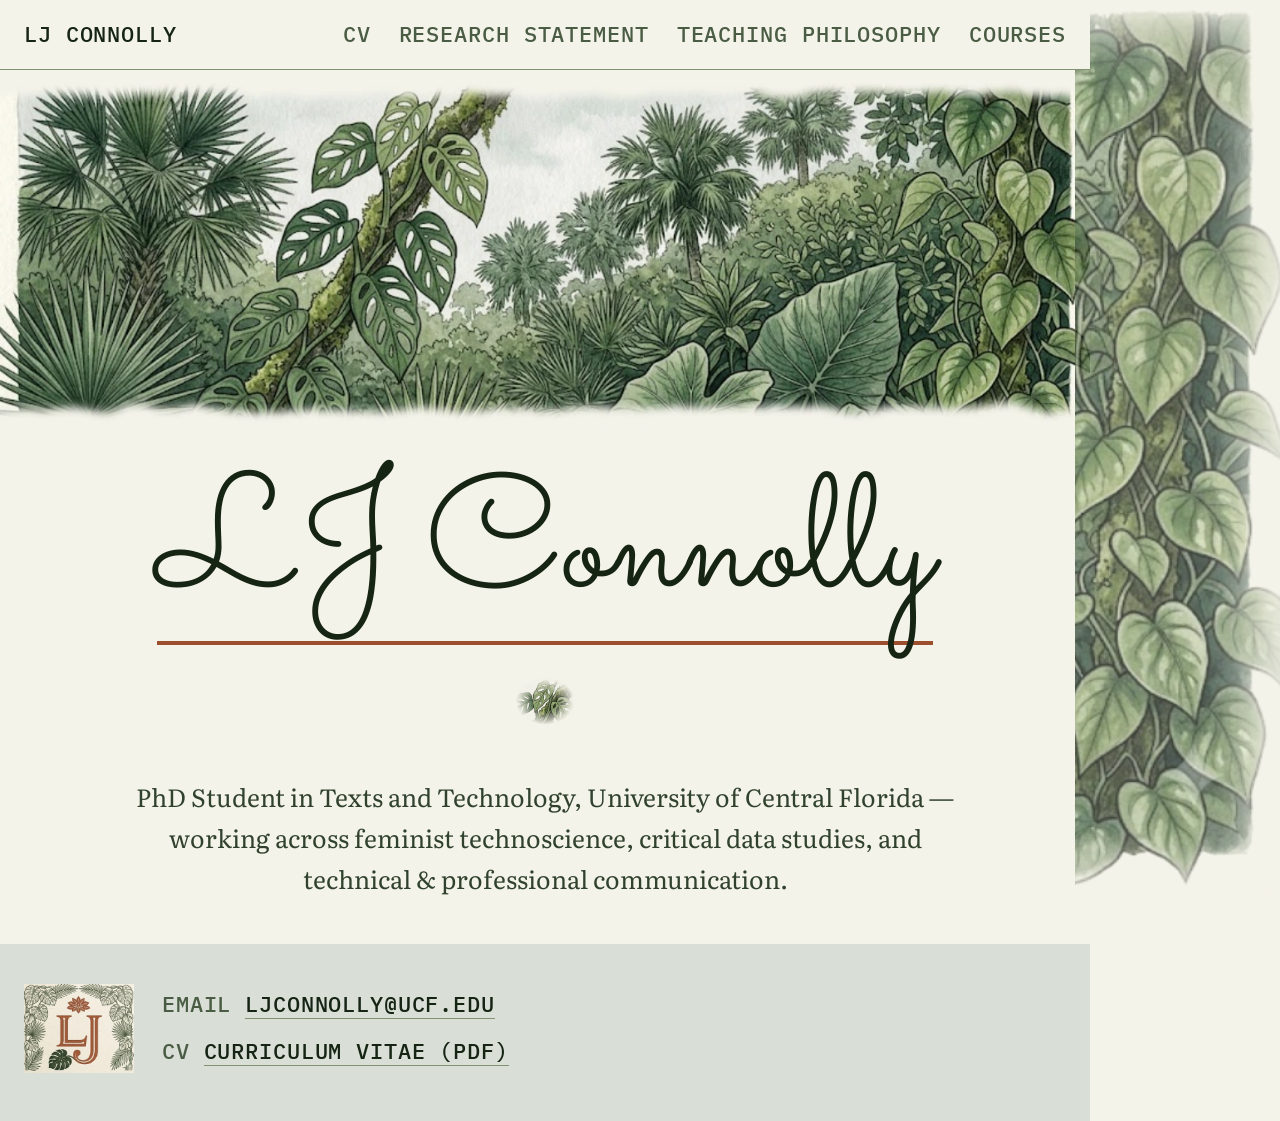
<file: index.html>
<!DOCTYPE html>
<html lang="en">
<head>
<meta charset="UTF-8">
<meta name="viewport" content="width=device-width, initial-scale=1.0">
<title>LJ Connolly — Teaching Portfolio</title>
<meta name="description" content="Teaching portfolio of LJ Connolly, PhD candidate in Texts and Technology, University of Central Florida.">

<link rel="preconnect" href="https://fonts.googleapis.com">
<link rel="preconnect" href="https://fonts.gstatic.com" crossorigin>
<link href="https://fonts.googleapis.com/css2?family=Archivo+Expanded:wght@700&family=IBM+Plex+Mono:wght@500&family=Literata:wght@400&family=Sacramento&display=swap" rel="stylesheet">

<link rel="stylesheet" href="css/style.css">
</head>
<body>

<a class="skip-link" href="#main">Skip to content</a>

<picture>
  <source type="image/webp" srcset="assets/img/vine-cutout.webp">
  <img class="trailing-vine" src="assets/img/vine-cutout.png" alt="" aria-hidden="true">
</picture>

<nav class="site-nav" aria-label="Primary">
  <a class="site-nav__brand" href="index.html" aria-current="page">LJ Connolly</a>
  <ul class="site-nav__links">
    <li><a href="cv.html">CV</a></li>
    <li><a href="research.html">Research Statement</a></li>
    <li><a href="philosophy.html">Teaching Philosophy</a></li>
    <li><a href="courses.html">Courses</a></li>
  </ul>
</nav>

<header class="masthead">
  <picture>
    <source type="image/webp" media="(max-width: 700px)" srcset="assets/img/header-plate-mobile.webp">
    <source media="(max-width: 700px)" srcset="assets/img/header-plate-mobile.png">
    <source type="image/webp" srcset="assets/img/header-plate.webp">
    <img class="header-plate" src="assets/img/header-plate.png"
         alt="Watercolor illustration of subtropical Florida canopy foliage — saw palmetto fans, cabbage palms, ferns, a monstera vine, elephant ear leaves, and a climbing pothos, painted on cream paper with a deckled edge.">
  </picture>
  <div class="opening-block opening-block--title">
    <h1>LJ Connolly</h1>
  </div>

  <picture class="divider">
    <source type="image/webp" srcset="assets/img/divider-monstera.webp">
    <img src="assets/img/divider-monstera.png" alt="" aria-hidden="true">
  </picture>

  <div class="opening-block opening-block--intro">
    <p class="tagline">PhD Student in Texts and Technology, University of Central Florida — working across feminist technoscience, critical data studies, and technical &amp; professional communication.</p>
  </div>
</header>

<main id="main"></main>

<footer class="site-footer">
  <picture class="site-footer__logo">
    <source type="image/webp" srcset="assets/img/logo-footer.webp">
    <img src="assets/img/logo-footer.png" alt="LJ monogram logo bordered with monstera, palm, and heartleaf line art">
  </picture>
  <div class="site-footer__contact">
    <p class="mono"><span class="meta-label">Email</span> <a href="mailto:ljconnolly@ucf.edu">ljconnolly@ucf.edu</a></p>
    <p class="mono"><span class="meta-label">CV</span> <a href="assets/cv.pdf">Curriculum Vitae (PDF)</a></p>
  </div>
</footer>

<script src="js/nav.js" defer></script>
</body>
</html>
</file>
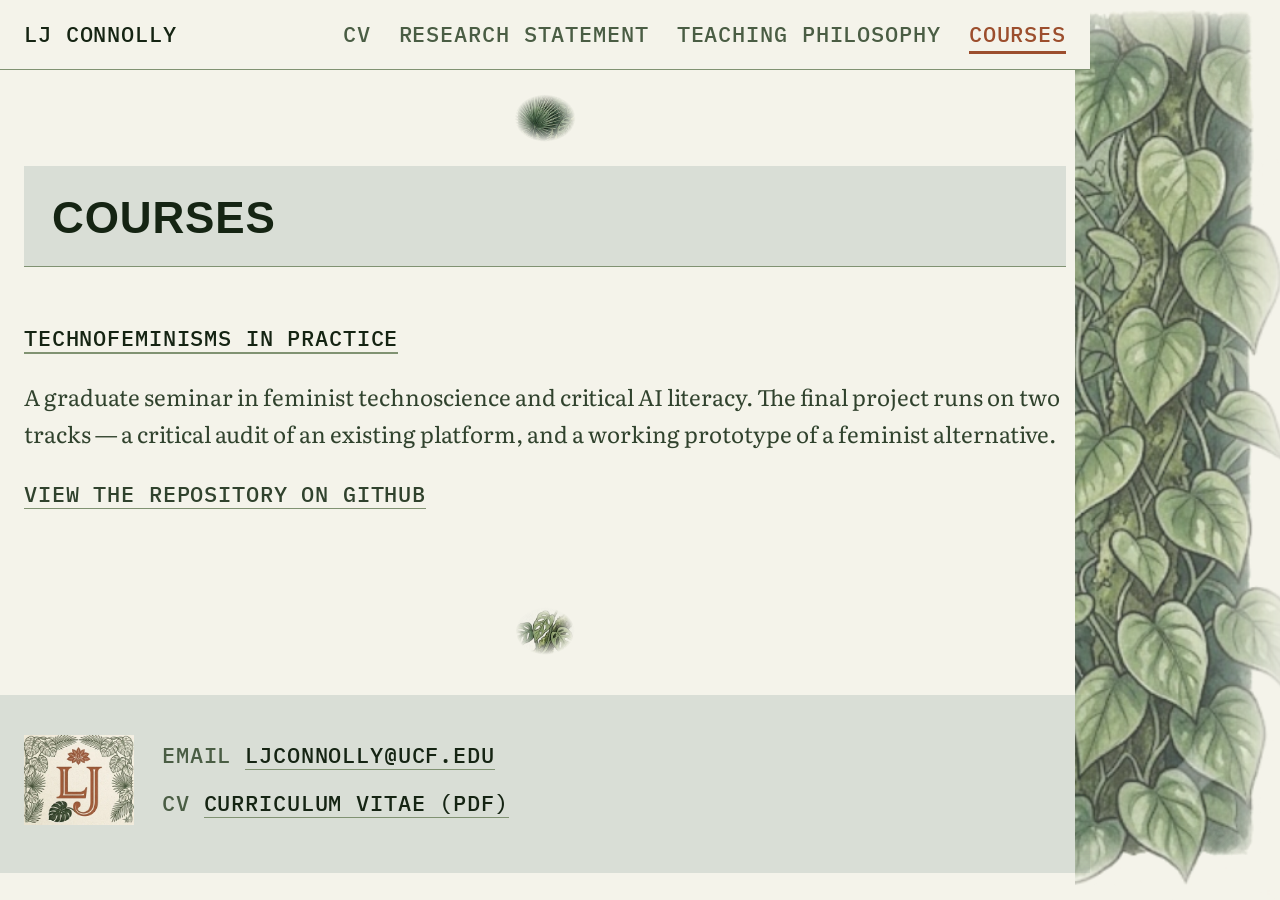
<file: courses.html>
<!DOCTYPE html>
<html lang="en">
<head>
<meta charset="UTF-8">
<meta name="viewport" content="width=device-width, initial-scale=1.0">
<title>Courses — LJ Connolly</title>
<meta name="description" content="Courses — Technofeminisms in Practice, LJ Connolly's teaching portfolio.">

<link rel="preconnect" href="https://fonts.googleapis.com">
<link rel="preconnect" href="https://fonts.gstatic.com" crossorigin>
<link href="https://fonts.googleapis.com/css2?family=Archivo+Expanded:wght@700&family=IBM+Plex+Mono:wght@500&family=Literata:wght@400&display=swap" rel="stylesheet">

<link rel="stylesheet" href="css/style.css">
</head>
<body>

<a class="skip-link" href="#main">Skip to content</a>

<picture>
  <source type="image/webp" srcset="assets/img/vine-cutout.webp">
  <img class="trailing-vine" src="assets/img/vine-cutout.png" alt="" aria-hidden="true">
</picture>

<nav class="site-nav" aria-label="Primary">
  <a class="site-nav__brand" href="index.html">LJ Connolly</a>
  <ul class="site-nav__links">
    <li><a href="cv.html">CV</a></li>
    <li><a href="research.html">Research Statement</a></li>
    <li><a href="philosophy.html">Teaching Philosophy</a></li>
    <li><a href="courses.html" aria-current="page">Courses</a></li>
  </ul>
</nav>

<picture class="divider">
  <source type="image/webp" srcset="assets/img/divider-palmetto.webp">
  <img src="assets/img/divider-palmetto.png" alt="" aria-hidden="true">
</picture>

<main id="main">

  <!-- ============================================================ -->
  <!-- COURSES — links out to the real, separately-published         -->
  <!-- syllabus rather than reproducing its content here.            -->
  <!-- ============================================================ -->
  <section class="specimen-card">
    <div class="specimen-header">
      <h2>Courses</h2>
    </div>
    <hr class="hairline">
    <div class="specimen-body">
      <p class="course-name"><a href="https://ljconnolly.github.io/Technofeminism-in-Practice/" target="_blank" rel="noopener">Technofeminisms in Practice</a></p>
      <p class="course-desc">A graduate seminar in feminist technoscience and critical AI literacy. The final project runs on two tracks — a critical audit of an existing platform, and a working prototype of a feminist alternative.</p>
      <p><a class="pdf-link" href="https://github.com/ljconnolly/Technofeminism-in-Practice" target="_blank" rel="noopener">View the repository on GitHub</a></p>
    </div>
  </section>

</main>

<picture class="divider">
  <source type="image/webp" srcset="assets/img/divider-monstera.webp">
  <img src="assets/img/divider-monstera.png" alt="" aria-hidden="true">
</picture>

<footer class="site-footer">
  <picture class="site-footer__logo">
    <source type="image/webp" srcset="assets/img/logo-footer.webp">
    <img src="assets/img/logo-footer.png" alt="LJ monogram logo bordered with monstera, palm, and heartleaf line art">
  </picture>
  <div class="site-footer__contact">
    <p class="mono"><span class="meta-label">Email</span> <a href="mailto:ljconnolly@ucf.edu">ljconnolly@ucf.edu</a></p>
    <p class="mono"><span class="meta-label">CV</span> <a href="assets/cv.pdf">Curriculum Vitae (PDF)</a></p>
  </div>
</footer>

<script src="js/nav.js" defer></script>
</body>
</html>
</file>
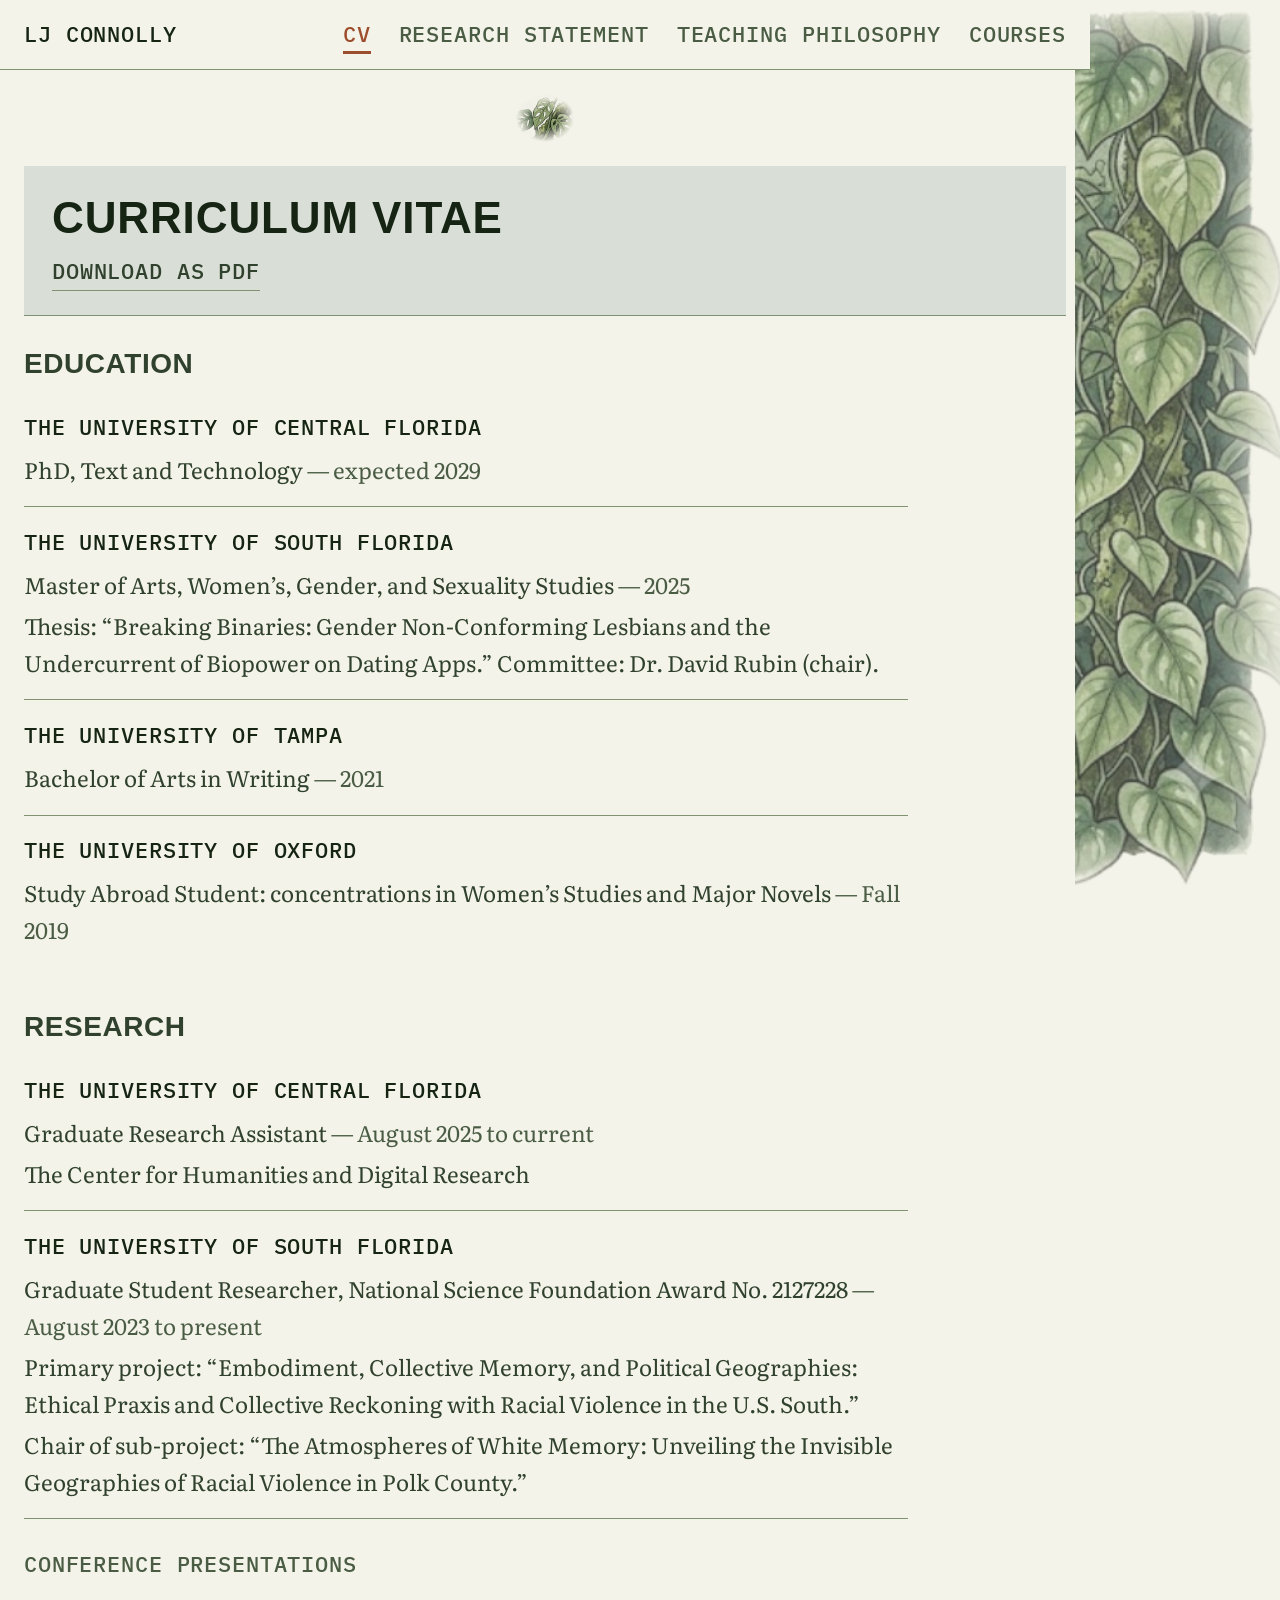
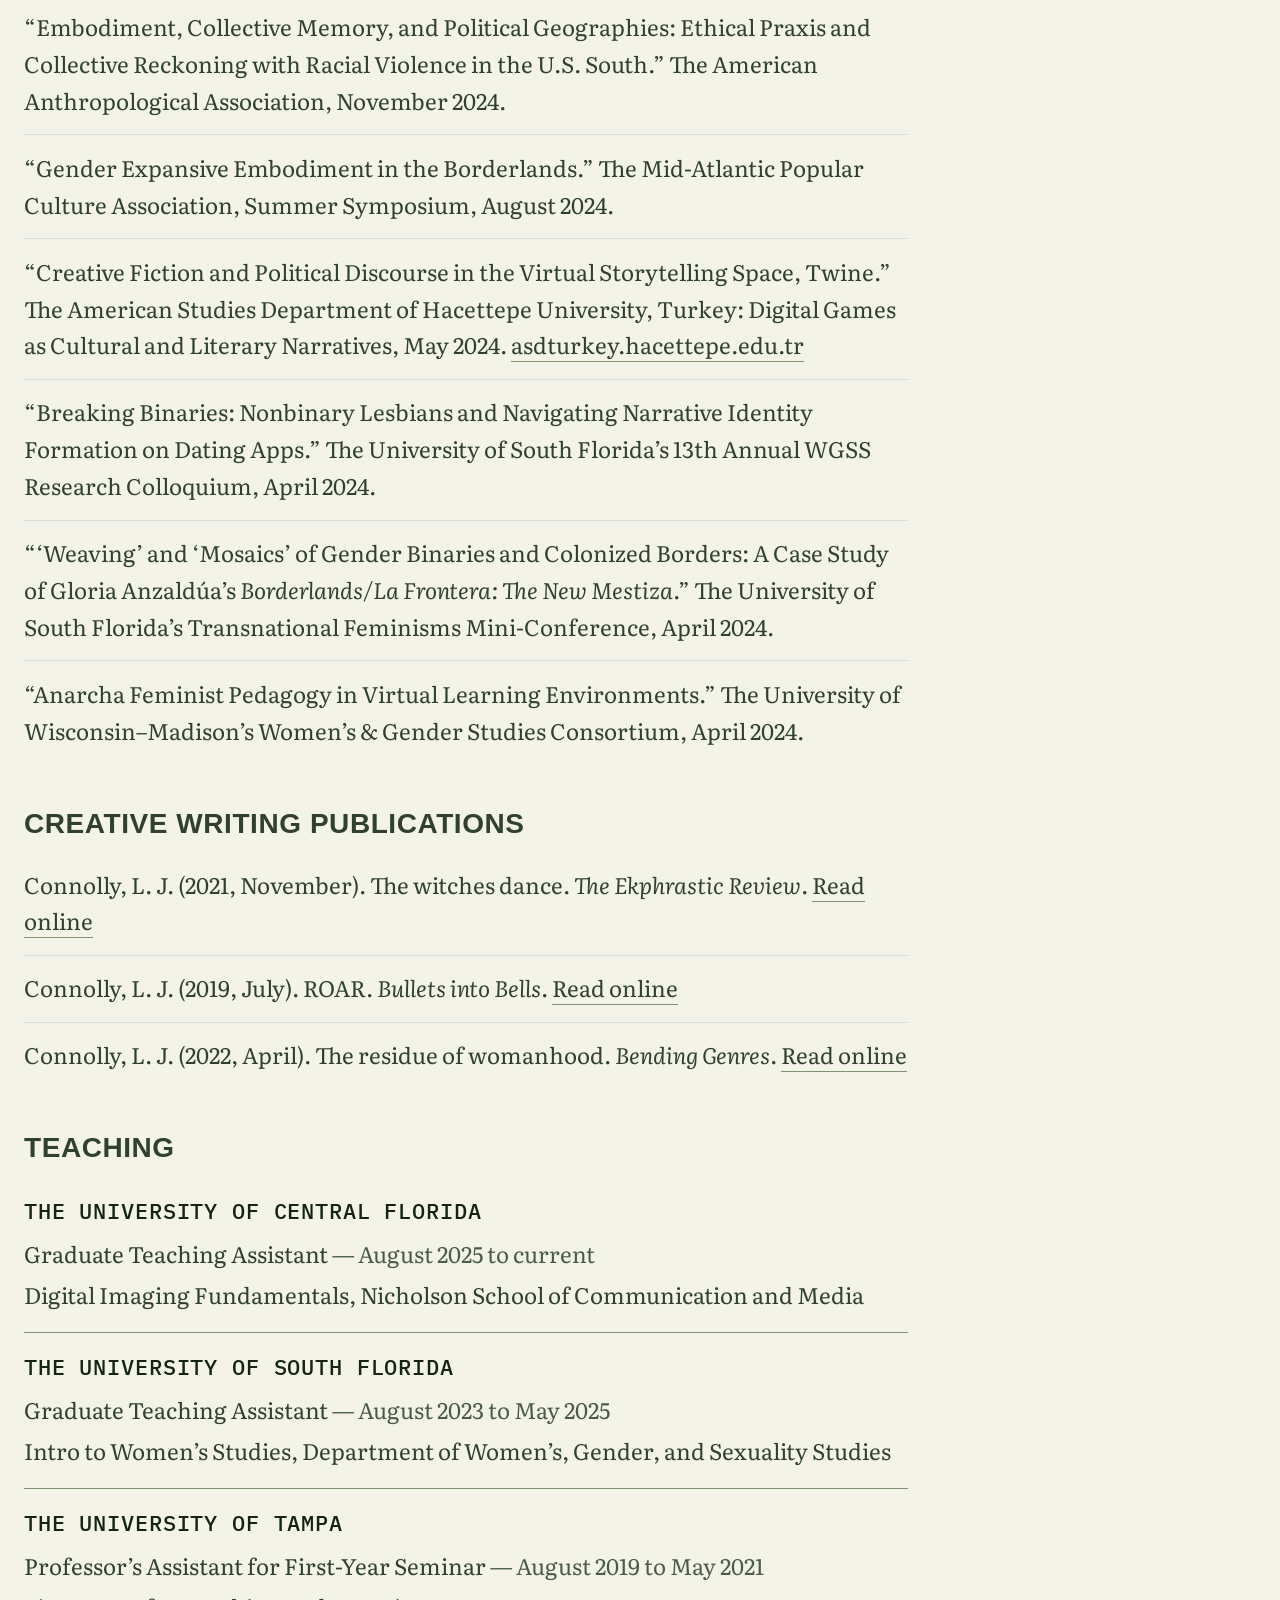
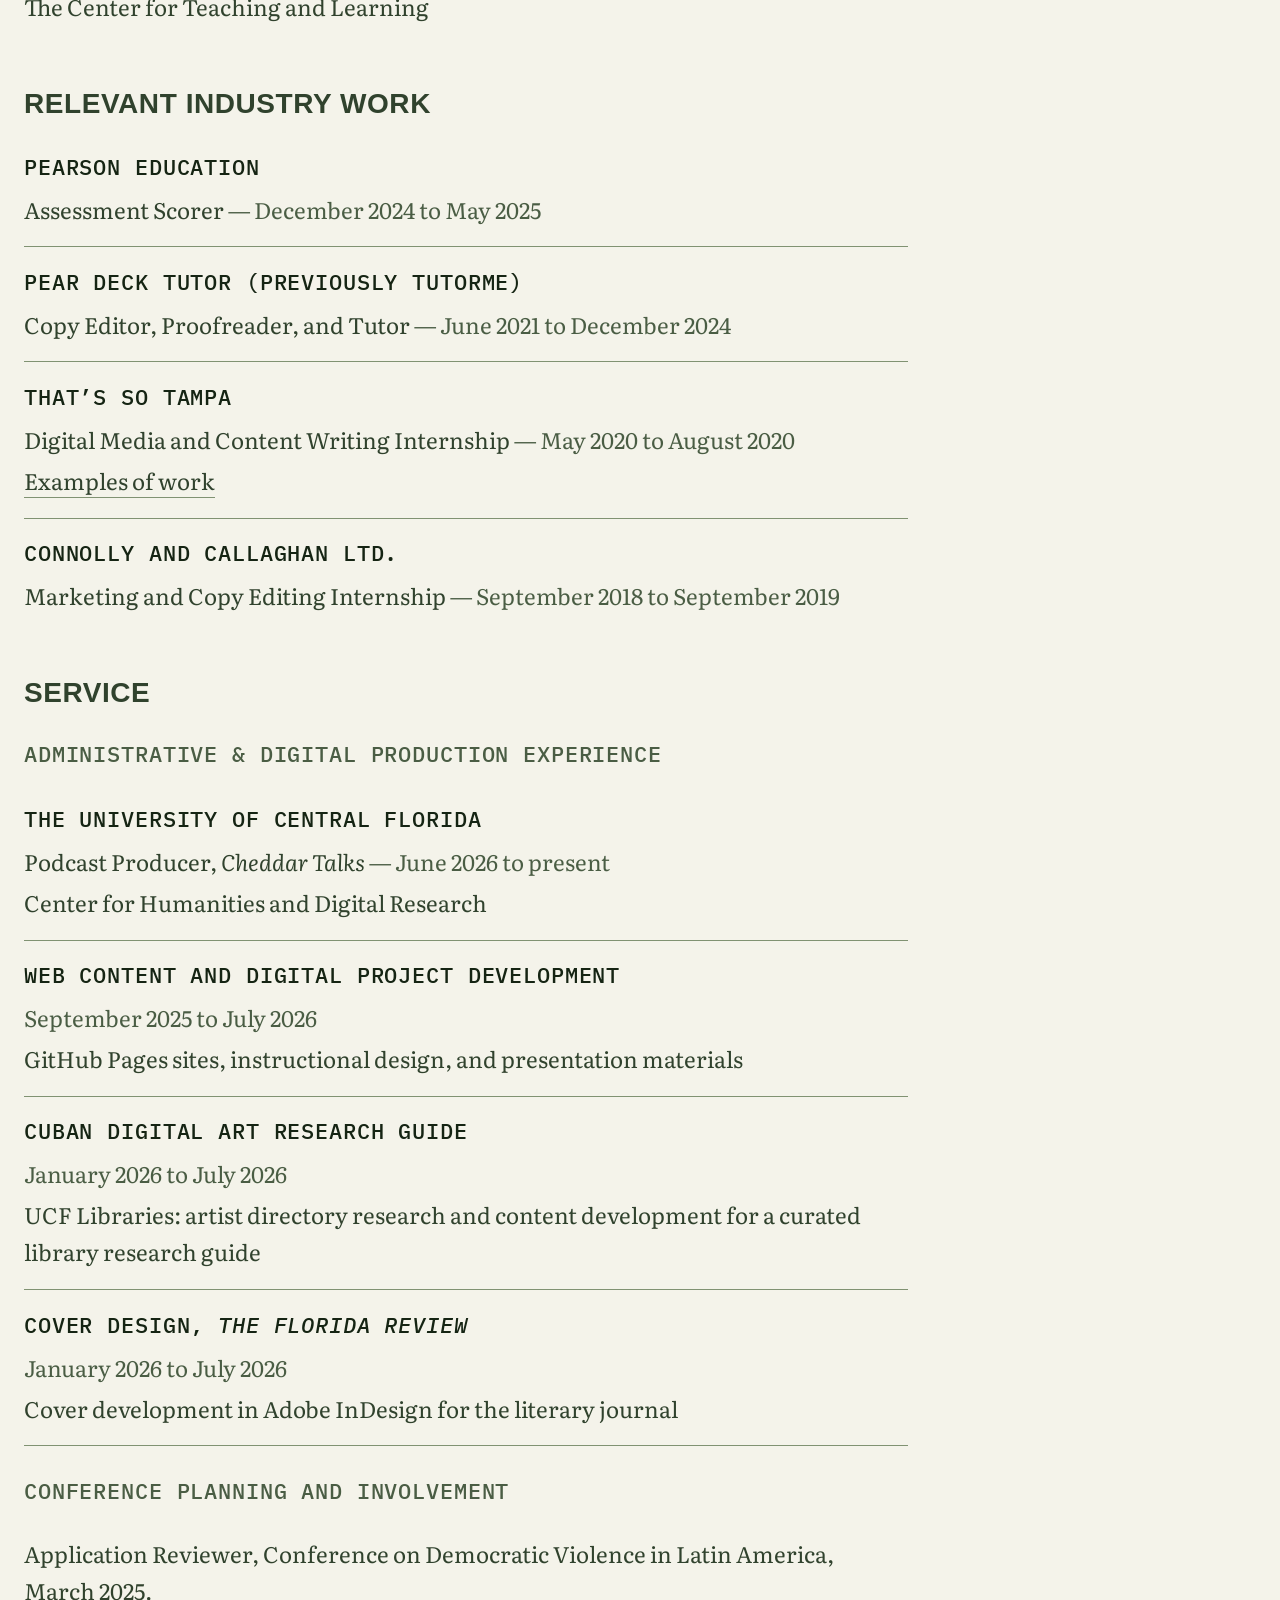
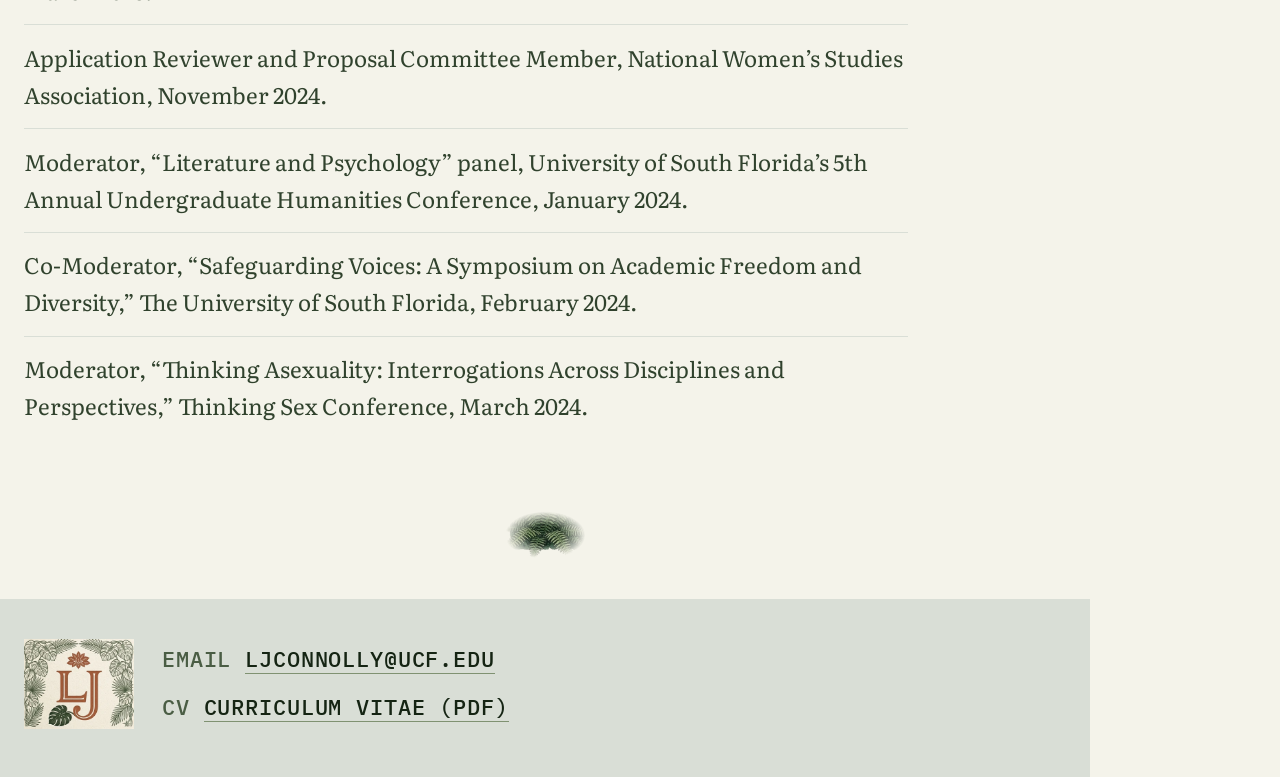
<file: cv.html>
<!DOCTYPE html>
<html lang="en">
<head>
<meta charset="UTF-8">
<meta name="viewport" content="width=device-width, initial-scale=1.0">
<title>Curriculum Vitae — LJ Connolly</title>
<meta name="description" content="Curriculum vitae of LJ Connolly, PhD student in Texts and Technology, University of Central Florida.">

<link rel="preconnect" href="https://fonts.googleapis.com">
<link rel="preconnect" href="https://fonts.gstatic.com" crossorigin>
<link href="https://fonts.googleapis.com/css2?family=Archivo+Expanded:wght@700&family=IBM+Plex+Mono:wght@500&family=Literata:wght@400&display=swap" rel="stylesheet">

<link rel="stylesheet" href="css/style.css">
</head>
<body>

<a class="skip-link" href="#main">Skip to content</a>

<picture>
  <source type="image/webp" srcset="assets/img/vine-cutout.webp">
  <img class="trailing-vine" src="assets/img/vine-cutout.png" alt="" aria-hidden="true">
</picture>

<nav class="site-nav" aria-label="Primary">
  <a class="site-nav__brand" href="index.html">LJ Connolly</a>
  <ul class="site-nav__links">
    <li><a href="cv.html" aria-current="page">CV</a></li>
    <li><a href="research.html">Research Statement</a></li>
    <li><a href="philosophy.html">Teaching Philosophy</a></li>
    <li><a href="courses.html">Courses</a></li>
  </ul>
</nav>

<picture class="divider">
  <source type="image/webp" srcset="assets/img/divider-monstera.webp">
  <img src="assets/img/divider-monstera.png" alt="" aria-hidden="true">
</picture>

<main id="main">

  <!-- ============================================================ -->
  <!-- CURRICULUM VITAE — real content, verbatim from Connolly CV.docx -->
  <!-- ============================================================ -->
  <section class="specimen-card">
    <div class="specimen-header">
      <h2>Curriculum Vitae</h2>
      <a class="pdf-link" href="assets/cv.pdf">Download as PDF</a>
    </div>
    <hr class="hairline">
    <div class="specimen-body cv-body">

      <section class="cv-section">
        <h3>Education</h3>
        <div class="cv-entry">
          <p class="cv-entry__org">The University of Central Florida</p>
          <p class="cv-entry__line">PhD, Text and Technology <span class="cv-entry__date">— expected 2029</span></p>
        </div>
        <div class="cv-entry">
          <p class="cv-entry__org">The University of South Florida</p>
          <p class="cv-entry__line">Master of Arts, Women’s, Gender, and Sexuality Studies <span class="cv-entry__date">— 2025</span></p>
          <p class="cv-entry__line">Thesis: “Breaking Binaries: Gender Non-Conforming Lesbians and the Undercurrent of Biopower on Dating Apps.” Committee: Dr. David Rubin (chair).</p>
        </div>
        <div class="cv-entry">
          <p class="cv-entry__org">The University of Tampa</p>
          <p class="cv-entry__line">Bachelor of Arts in Writing <span class="cv-entry__date">— 2021</span></p>
        </div>
        <div class="cv-entry">
          <p class="cv-entry__org">The University of Oxford</p>
          <p class="cv-entry__line">Study Abroad Student: concentrations in Women’s Studies and Major Novels <span class="cv-entry__date">— Fall 2019</span></p>
        </div>
      </section>

      <section class="cv-section">
        <h3>Research</h3>
        <div class="cv-entry">
          <p class="cv-entry__org">The University of Central Florida</p>
          <p class="cv-entry__line">Graduate Research Assistant <span class="cv-entry__date">— August 2025 to current</span></p>
          <p class="cv-entry__line">The Center for Humanities and Digital Research</p>
        </div>
        <div class="cv-entry">
          <p class="cv-entry__org">The University of South Florida</p>
          <p class="cv-entry__line">Graduate Student Researcher, National Science Foundation Award No. 2127228 <span class="cv-entry__date">— August 2023 to present</span></p>
          <p class="cv-entry__line">Primary project: “Embodiment, Collective Memory, and Political Geographies: Ethical Praxis and Collective Reckoning with Racial Violence in the U.S. South.”</p>
          <p class="cv-entry__line">Chair of sub-project: “The Atmospheres of White Memory: Unveiling the Invisible Geographies of Racial Violence in Polk County.”</p>
        </div>

        <p class="cv-subhead">Conference Presentations</p>
        <ul class="cv-list">
          <li>“Embodiment, Collective Memory, and Political Geographies: Ethical Praxis and Collective Reckoning with Racial Violence in the U.S. South.” The American Anthropological Association, November 2024.</li>
          <li>“Gender Expansive Embodiment in the Borderlands.” The Mid-Atlantic Popular Culture Association, Summer Symposium, August 2024.</li>
          <li>“Creative Fiction and Political Discourse in the Virtual Storytelling Space, Twine.” The American Studies Department of Hacettepe University, Turkey: Digital Games as Cultural and Literary Narratives, May 2024. <a href="https://asdturkey.hacettepe.edu.tr/en" target="_blank" rel="noopener">asdturkey.hacettepe.edu.tr</a></li>
          <li>“Breaking Binaries: Nonbinary Lesbians and Navigating Narrative Identity Formation on Dating Apps.” The University of South Florida’s 13th Annual WGSS Research Colloquium, April 2024.</li>
          <li>“‘Weaving’ and ‘Mosaics’ of Gender Binaries and Colonized Borders: A Case Study of Gloria Anzaldúa’s <em>Borderlands/La Frontera: The New Mestiza</em>.” The University of South Florida’s Transnational Feminisms Mini-Conference, April 2024.</li>
          <li>“Anarcha Feminist Pedagogy in Virtual Learning Environments.” The University of Wisconsin–Madison’s Women’s &amp; Gender Studies Consortium, April 2024.</li>
        </ul>
      </section>

      <section class="cv-section">
        <h3>Creative Writing Publications</h3>
        <ul class="cv-list">
          <li>Connolly, L. J. (2021, November). The witches dance. <em>The Ekphrastic Review</em>. <a href="https://www.ekphrastic.net/the-ekphrastic-challenges/ekphrastic-writing-responses-the-witches-dance" target="_blank" rel="noopener">Read online</a></li>
          <li>Connolly, L. J. (2019, July). ROAR. <em>Bullets into Bells</em>. <a href="https://bulletsintobells.com/2019/07/23/roar/" target="_blank" rel="noopener">Read online</a></li>
          <li>Connolly, L. J. (2022, April). The residue of womanhood. <em>Bending Genres</em>. <a href="https://bendinggenres.com/issue-twenty-five/" target="_blank" rel="noopener">Read online</a></li>
        </ul>
      </section>

      <section class="cv-section">
        <h3>Teaching</h3>
        <div class="cv-entry">
          <p class="cv-entry__org">The University of Central Florida</p>
          <p class="cv-entry__line">Graduate Teaching Assistant <span class="cv-entry__date">— August 2025 to current</span></p>
          <p class="cv-entry__line">Digital Imaging Fundamentals, Nicholson School of Communication and Media</p>
        </div>
        <div class="cv-entry">
          <p class="cv-entry__org">The University of South Florida</p>
          <p class="cv-entry__line">Graduate Teaching Assistant <span class="cv-entry__date">— August 2023 to May 2025</span></p>
          <p class="cv-entry__line">Intro to Women’s Studies, Department of Women’s, Gender, and Sexuality Studies</p>
        </div>
        <div class="cv-entry">
          <p class="cv-entry__org">The University of Tampa</p>
          <p class="cv-entry__line">Professor’s Assistant for First-Year Seminar <span class="cv-entry__date">— August 2019 to May 2021</span></p>
          <p class="cv-entry__line">The Center for Teaching and Learning</p>
        </div>
      </section>

      <section class="cv-section">
        <h3>Relevant Industry Work</h3>
        <div class="cv-entry">
          <p class="cv-entry__org">Pearson Education</p>
          <p class="cv-entry__line">Assessment Scorer <span class="cv-entry__date">— December 2024 to May 2025</span></p>
        </div>
        <div class="cv-entry">
          <p class="cv-entry__org">Pear Deck Tutor (previously TutorMe)</p>
          <p class="cv-entry__line">Copy Editor, Proofreader, and Tutor <span class="cv-entry__date">— June 2021 to December 2024</span></p>
        </div>
        <div class="cv-entry">
          <p class="cv-entry__org">That’s So Tampa</p>
          <p class="cv-entry__line">Digital Media and Content Writing Internship <span class="cv-entry__date">— May 2020 to August 2020</span></p>
          <p class="cv-entry__line"><a href="https://thatssotampa.com/author/lilyconnolly/" target="_blank" rel="noopener">Examples of work</a></p>
        </div>
        <div class="cv-entry">
          <p class="cv-entry__org">Connolly and Callaghan Ltd.</p>
          <p class="cv-entry__line">Marketing and Copy Editing Internship <span class="cv-entry__date">— September 2018 to September 2019</span></p>
        </div>
      </section>

      <section class="cv-section">
        <h3>Service</h3>

        <p class="cv-subhead">Administrative &amp; Digital Production Experience</p>
        <div class="cv-entry">
          <p class="cv-entry__org">The University of Central Florida</p>
          <p class="cv-entry__line">Podcast Producer, <em>Cheddar Talks</em> <span class="cv-entry__date">— June 2026 to present</span></p>
          <p class="cv-entry__line">Center for Humanities and Digital Research</p>
        </div>
        <div class="cv-entry">
          <p class="cv-entry__org">Web Content and Digital Project Development</p>
          <p class="cv-entry__line"><span class="cv-entry__date">September 2025 to July 2026</span></p>
          <p class="cv-entry__line">GitHub Pages sites, instructional design, and presentation materials</p>
        </div>
        <div class="cv-entry">
          <p class="cv-entry__org">Cuban Digital Art Research Guide</p>
          <p class="cv-entry__line"><span class="cv-entry__date">January 2026 to July 2026</span></p>
          <p class="cv-entry__line">UCF Libraries: artist directory research and content development for a curated library research guide</p>
        </div>
        <div class="cv-entry">
          <p class="cv-entry__org">Cover Design, <em>The Florida Review</em></p>
          <p class="cv-entry__line"><span class="cv-entry__date">January 2026 to July 2026</span></p>
          <p class="cv-entry__line">Cover development in Adobe InDesign for the literary journal</p>
        </div>

        <p class="cv-subhead">Conference Planning and Involvement</p>
        <ul class="cv-list">
          <li>Application Reviewer, Conference on Democratic Violence in Latin America, March 2025.</li>
          <li>Application Reviewer and Proposal Committee Member, National Women’s Studies Association, November 2024.</li>
          <li>Moderator, “Literature and Psychology” panel, University of South Florida’s 5th Annual Undergraduate Humanities Conference, January 2024.</li>
          <li>Co-Moderator, “Safeguarding Voices: A Symposium on Academic Freedom and Diversity,” The University of South Florida, February 2024.</li>
          <li>Moderator, “Thinking Asexuality: Interrogations Across Disciplines and Perspectives,” Thinking Sex Conference, March 2024.</li>
        </ul>
      </section>

    </div>
  </section>

</main>

<picture class="divider">
  <source type="image/webp" srcset="assets/img/divider-fern.webp">
  <img src="assets/img/divider-fern.png" alt="" aria-hidden="true">
</picture>

<footer class="site-footer">
  <picture class="site-footer__logo">
    <source type="image/webp" srcset="assets/img/logo-footer.webp">
    <img src="assets/img/logo-footer.png" alt="LJ monogram logo bordered with monstera, palm, and heartleaf line art">
  </picture>
  <div class="site-footer__contact">
    <p class="mono"><span class="meta-label">Email</span> <a href="mailto:ljconnolly@ucf.edu">ljconnolly@ucf.edu</a></p>
    <p class="mono"><span class="meta-label">CV</span> <a href="assets/cv.pdf">Curriculum Vitae (PDF)</a></p>
  </div>
</footer>

<script src="js/nav.js" defer></script>
</body>
</html>
</file>
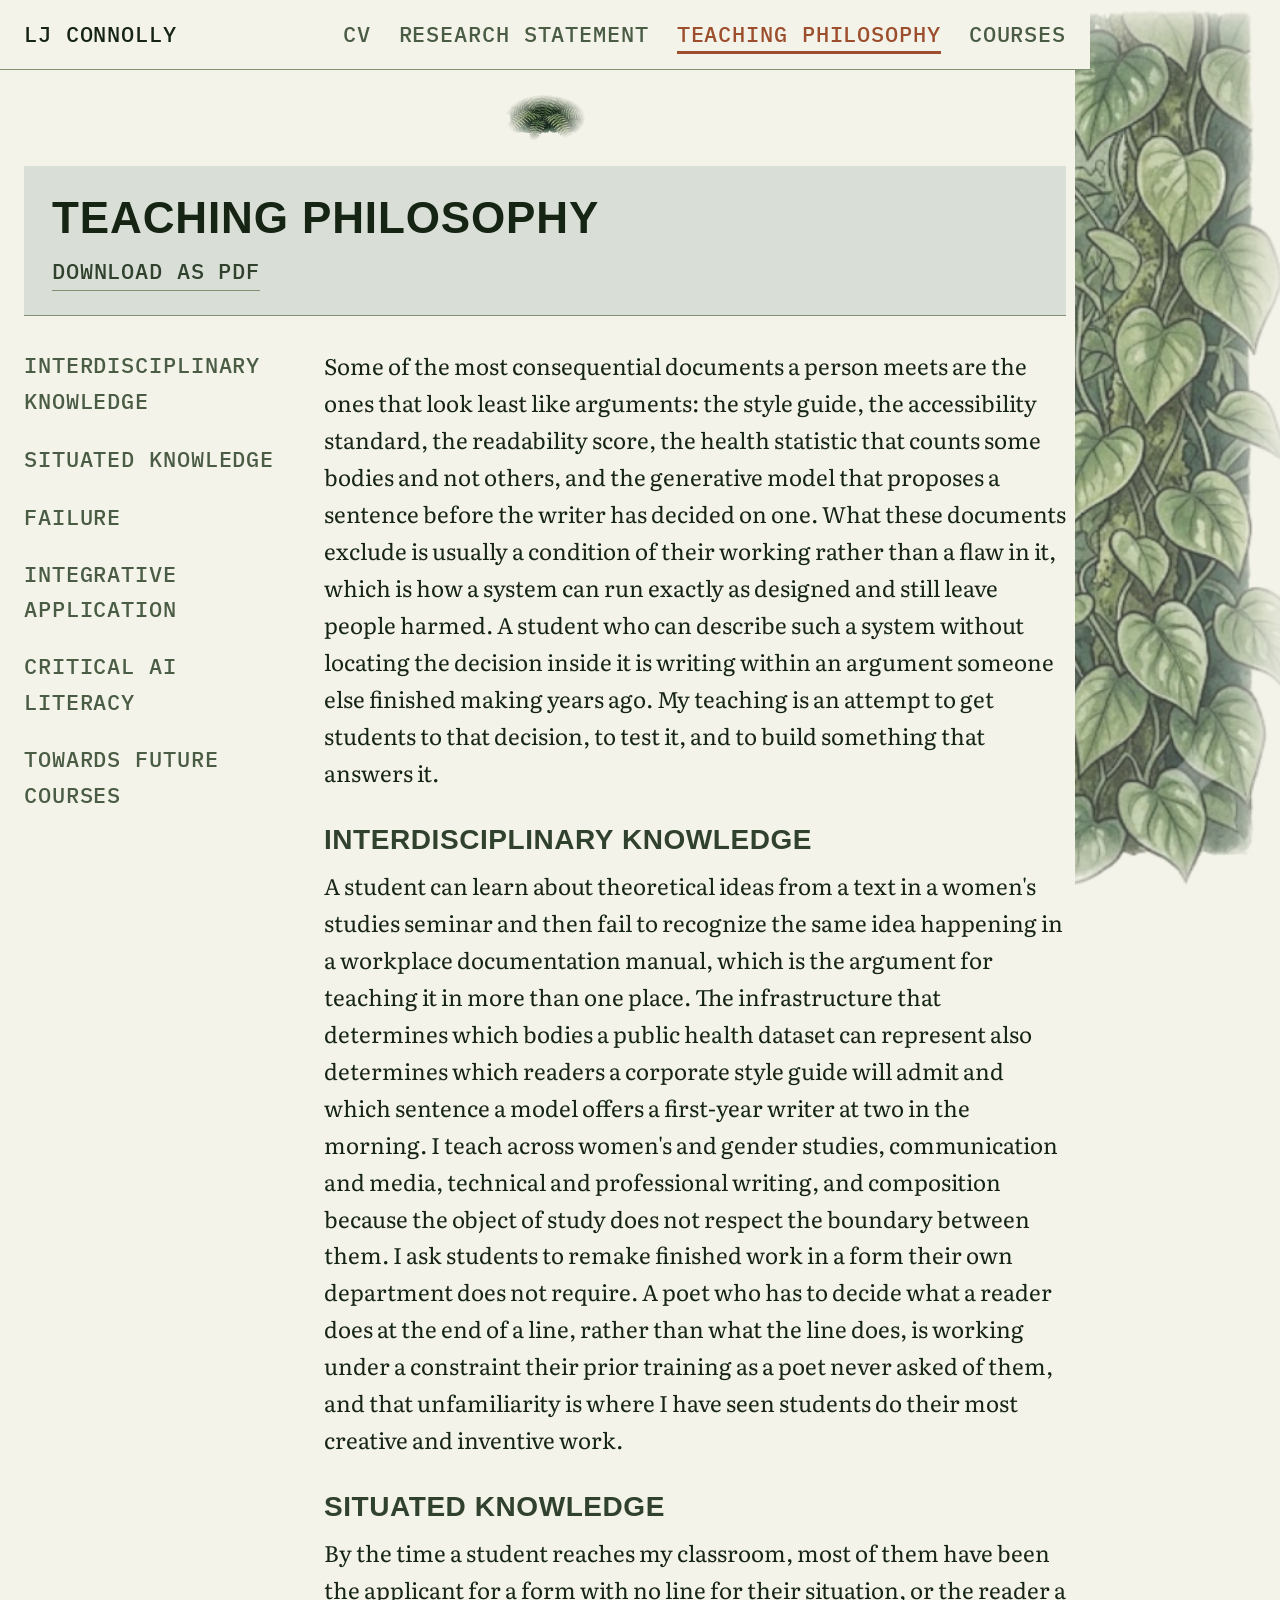
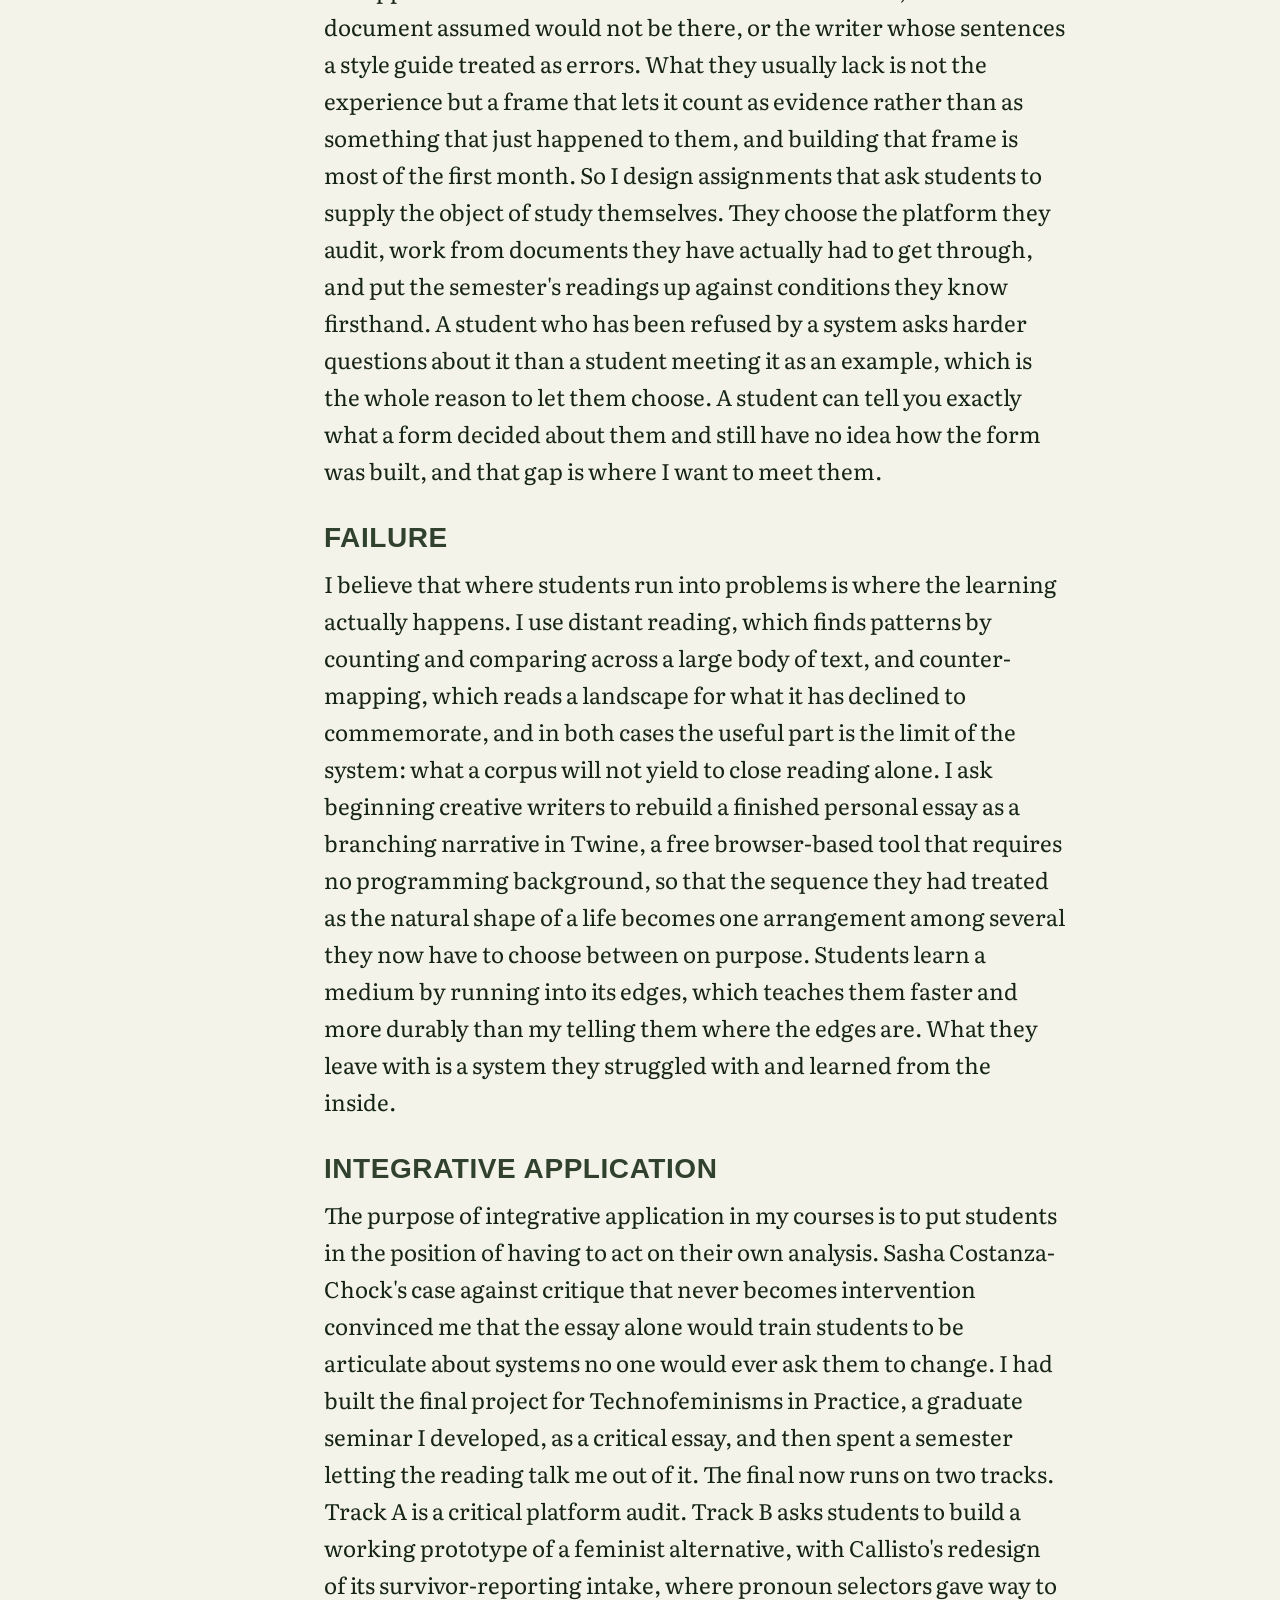
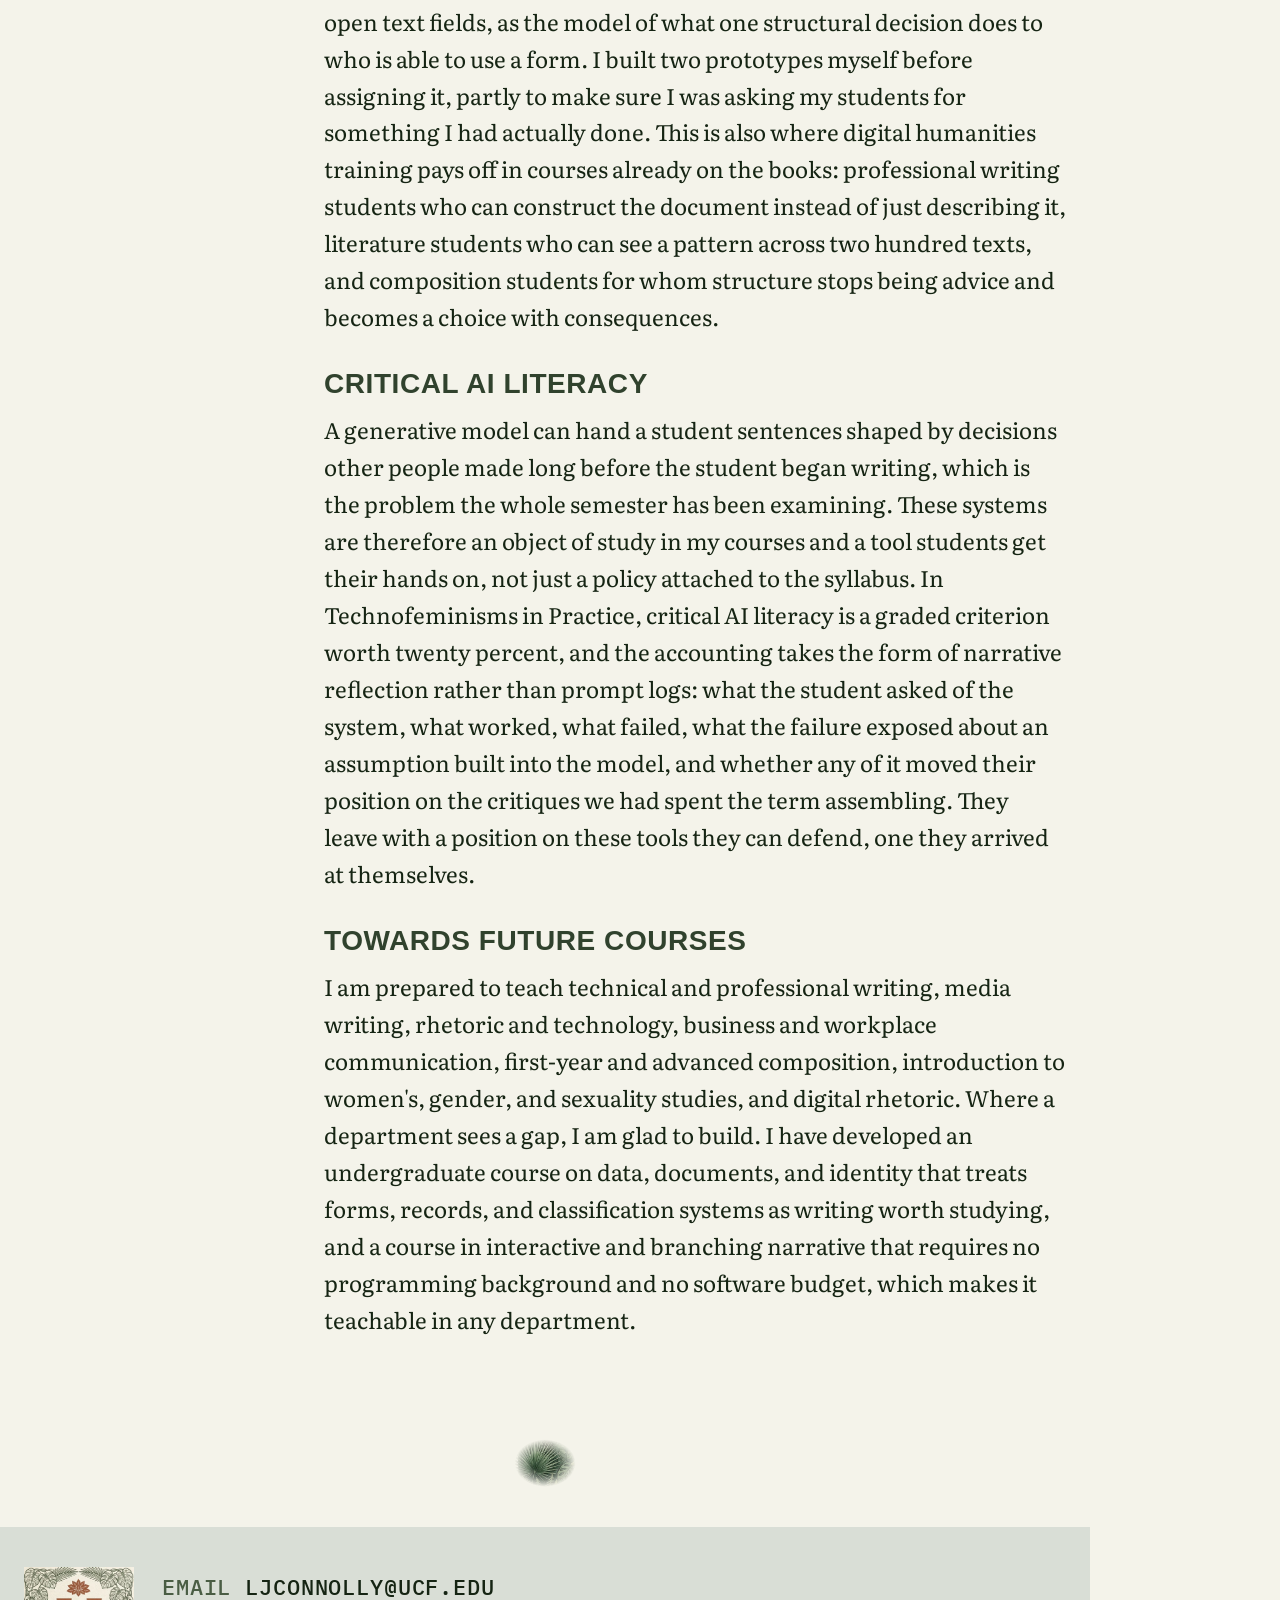
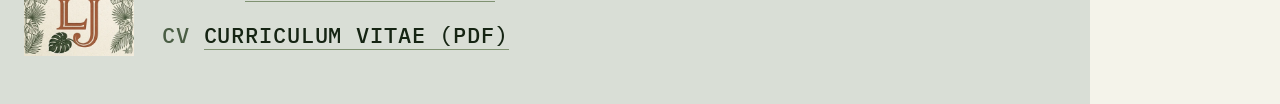
<file: philosophy.html>
<!DOCTYPE html>
<html lang="en">
<head>
<meta charset="UTF-8">
<meta name="viewport" content="width=device-width, initial-scale=1.0">
<title>Teaching Philosophy — LJ Connolly</title>
<meta name="description" content="Teaching philosophy of LJ Connolly, PhD candidate in Texts and Technology, University of Central Florida.">

<link rel="preconnect" href="https://fonts.googleapis.com">
<link rel="preconnect" href="https://fonts.gstatic.com" crossorigin>
<link href="https://fonts.googleapis.com/css2?family=Archivo+Expanded:wght@700&family=IBM+Plex+Mono:wght@500&family=Literata:wght@400&display=swap" rel="stylesheet">

<link rel="stylesheet" href="css/style.css">
</head>
<body>

<a class="skip-link" href="#main">Skip to content</a>

<picture>
  <source type="image/webp" srcset="assets/img/vine-cutout.webp">
  <img class="trailing-vine" src="assets/img/vine-cutout.png" alt="" aria-hidden="true">
</picture>

<nav class="site-nav" aria-label="Primary">
  <a class="site-nav__brand" href="index.html">LJ Connolly</a>
  <ul class="site-nav__links">
    <li><a href="cv.html">CV</a></li>
    <li><a href="research.html">Research Statement</a></li>
    <li><a href="philosophy.html" aria-current="page">Teaching Philosophy</a></li>
    <li><a href="courses.html">Courses</a></li>
  </ul>
</nav>

<picture class="divider">
  <source type="image/webp" srcset="assets/img/divider-fern.webp">
  <img src="assets/img/divider-fern.png" alt="" aria-hidden="true">
</picture>

<main id="main">

  <!-- ============================================================ -->
  <!-- TEACHING PHILOSOPHY — full statement, verbatim from the docx -->
  <!-- ============================================================ -->
  <section class="specimen-card specimen-card--philosophy">
    <div class="specimen-header">
      <h2>Teaching Philosophy</h2>
      <a class="pdf-link" href="assets/teaching-statement.pdf">Download as PDF</a>
    </div>
    <hr class="hairline">
    <div class="specimen-body specimen-body--philosophy">
      <nav class="philosophy-subnav" aria-label="Teaching philosophy sections">
        <ul>
          <li><a href="#interdisciplinary-knowledge">Interdisciplinary Knowledge</a></li>
          <li><a href="#situated-knowledge">Situated Knowledge</a></li>
          <li><a href="#failure">Failure</a></li>
          <li><a href="#integrative-application">Integrative Application</a></li>
          <li><a href="#critical-ai-literacy">Critical AI Literacy</a></li>
          <li><a href="#towards-future-courses">Towards Future Courses</a></li>
        </ul>
      </nav>
      <div class="philosophy-text">
        <p>Some of the most consequential documents a person meets are the ones that look least like arguments: the style guide, the accessibility standard, the readability score, the health statistic that counts some bodies and not others, and the generative model that proposes a sentence before the writer has decided on one. What these documents exclude is usually a condition of their working rather than a flaw in it, which is how a system can run exactly as designed and still leave people harmed. A student who can describe such a system without locating the decision inside it is writing within an argument someone else finished making years ago. My teaching is an attempt to get students to that decision, to test it, and to build something that answers it.</p>

        <h3 id="interdisciplinary-knowledge">Interdisciplinary Knowledge</h3>
        <p>A student can learn about theoretical ideas from a text in a women's studies seminar and then fail to recognize the same idea happening in a workplace documentation manual, which is the argument for teaching it in more than one place. The infrastructure that determines which bodies a public health dataset can represent also determines which readers a corporate style guide will admit and which sentence a model offers a first-year writer at two in the morning. I teach across women's and gender studies, communication and media, technical and professional writing, and composition because the object of study does not respect the boundary between them. I ask students to remake finished work in a form their own department does not require. A poet who has to decide what a reader does at the end of a line, rather than what the line does, is working under a constraint their prior training as a poet never asked of them, and that unfamiliarity is where I have seen students do their most creative and inventive work.</p>

        <h3 id="situated-knowledge">Situated Knowledge</h3>
        <p>By the time a student reaches my classroom, most of them have been the applicant for a form with no line for their situation, or the reader a document assumed would not be there, or the writer whose sentences a style guide treated as errors. What they usually lack is not the experience but a frame that lets it count as evidence rather than as something that just happened to them, and building that frame is most of the first month. So I design assignments that ask students to supply the object of study themselves. They choose the platform they audit, work from documents they have actually had to get through, and put the semester's readings up against conditions they know firsthand. A student who has been refused by a system asks harder questions about it than a student meeting it as an example, which is the whole reason to let them choose. A student can tell you exactly what a form decided about them and still have no idea how the form was built, and that gap is where I want to meet them.</p>

        <h3 id="failure">Failure</h3>
        <p>I believe that where students run into problems is where the learning actually happens. I use distant reading, which finds patterns by counting and comparing across a large body of text, and counter-mapping, which reads a landscape for what it has declined to commemorate, and in both cases the useful part is the limit of the system: what a corpus will not yield to close reading alone. I ask beginning creative writers to rebuild a finished personal essay as a branching narrative in Twine, a free browser-based tool that requires no programming background, so that the sequence they had treated as the natural shape of a life becomes one arrangement among several they now have to choose between on purpose. Students learn a medium by running into its edges, which teaches them faster and more durably than my telling them where the edges are. What they leave with is a system they struggled with and learned from the inside.</p>

        <h3 id="integrative-application">Integrative Application</h3>
        <p>The purpose of integrative application in my courses is to put students in the position of having to act on their own analysis. Sasha Costanza-Chock's case against critique that never becomes intervention convinced me that the essay alone would train students to be articulate about systems no one would ever ask them to change. I had built the final project for Technofeminisms in Practice, a graduate seminar I developed, as a critical essay, and then spent a semester letting the reading talk me out of it. The final now runs on two tracks. Track A is a critical platform audit. Track B asks students to build a working prototype of a feminist alternative, with Callisto's redesign of its survivor-reporting intake, where pronoun selectors gave way to open text fields, as the model of what one structural decision does to who is able to use a form. I built two prototypes myself before assigning it, partly to make sure I was asking my students for something I had actually done. This is also where digital humanities training pays off in courses already on the books: professional writing students who can construct the document instead of just describing it, literature students who can see a pattern across two hundred texts, and composition students for whom structure stops being advice and becomes a choice with consequences.</p>

        <h3 id="critical-ai-literacy">Critical AI Literacy</h3>
        <p>A generative model can hand a student sentences shaped by decisions other people made long before the student began writing, which is the problem the whole semester has been examining. These systems are therefore an object of study in my courses and a tool students get their hands on, not just a policy attached to the syllabus. In Technofeminisms in Practice, critical AI literacy is a graded criterion worth twenty percent, and the accounting takes the form of narrative reflection rather than prompt logs: what the student asked of the system, what worked, what failed, what the failure exposed about an assumption built into the model, and whether any of it moved their position on the critiques we had spent the term assembling. They leave with a position on these tools they can defend, one they arrived at themselves.</p>

        <h3 id="towards-future-courses">Towards Future Courses</h3>
        <p>I am prepared to teach technical and professional writing, media writing, rhetoric and technology, business and workplace communication, first-year and advanced composition, introduction to women's, gender, and sexuality studies, and digital rhetoric. Where a department sees a gap, I am glad to build. I have developed an undergraduate course on data, documents, and identity that treats forms, records, and classification systems as writing worth studying, and a course in interactive and branching narrative that requires no programming background and no software budget, which makes it teachable in any department.</p>
      </div>
    </div>
  </section>

</main>

<picture class="divider">
  <source type="image/webp" srcset="assets/img/divider-palmetto.webp">
  <img src="assets/img/divider-palmetto.png" alt="" aria-hidden="true">
</picture>

<footer class="site-footer">
  <picture class="site-footer__logo">
    <source type="image/webp" srcset="assets/img/logo-footer.webp">
    <img src="assets/img/logo-footer.png" alt="LJ monogram logo bordered with monstera, palm, and heartleaf line art">
  </picture>
  <div class="site-footer__contact">
    <p class="mono"><span class="meta-label">Email</span> <a href="mailto:ljconnolly@ucf.edu">ljconnolly@ucf.edu</a></p>
    <p class="mono"><span class="meta-label">CV</span> <a href="assets/cv.pdf">Curriculum Vitae (PDF)</a></p>
  </div>
</footer>

<script src="js/nav.js" defer></script>
</body>
</html>
</file>
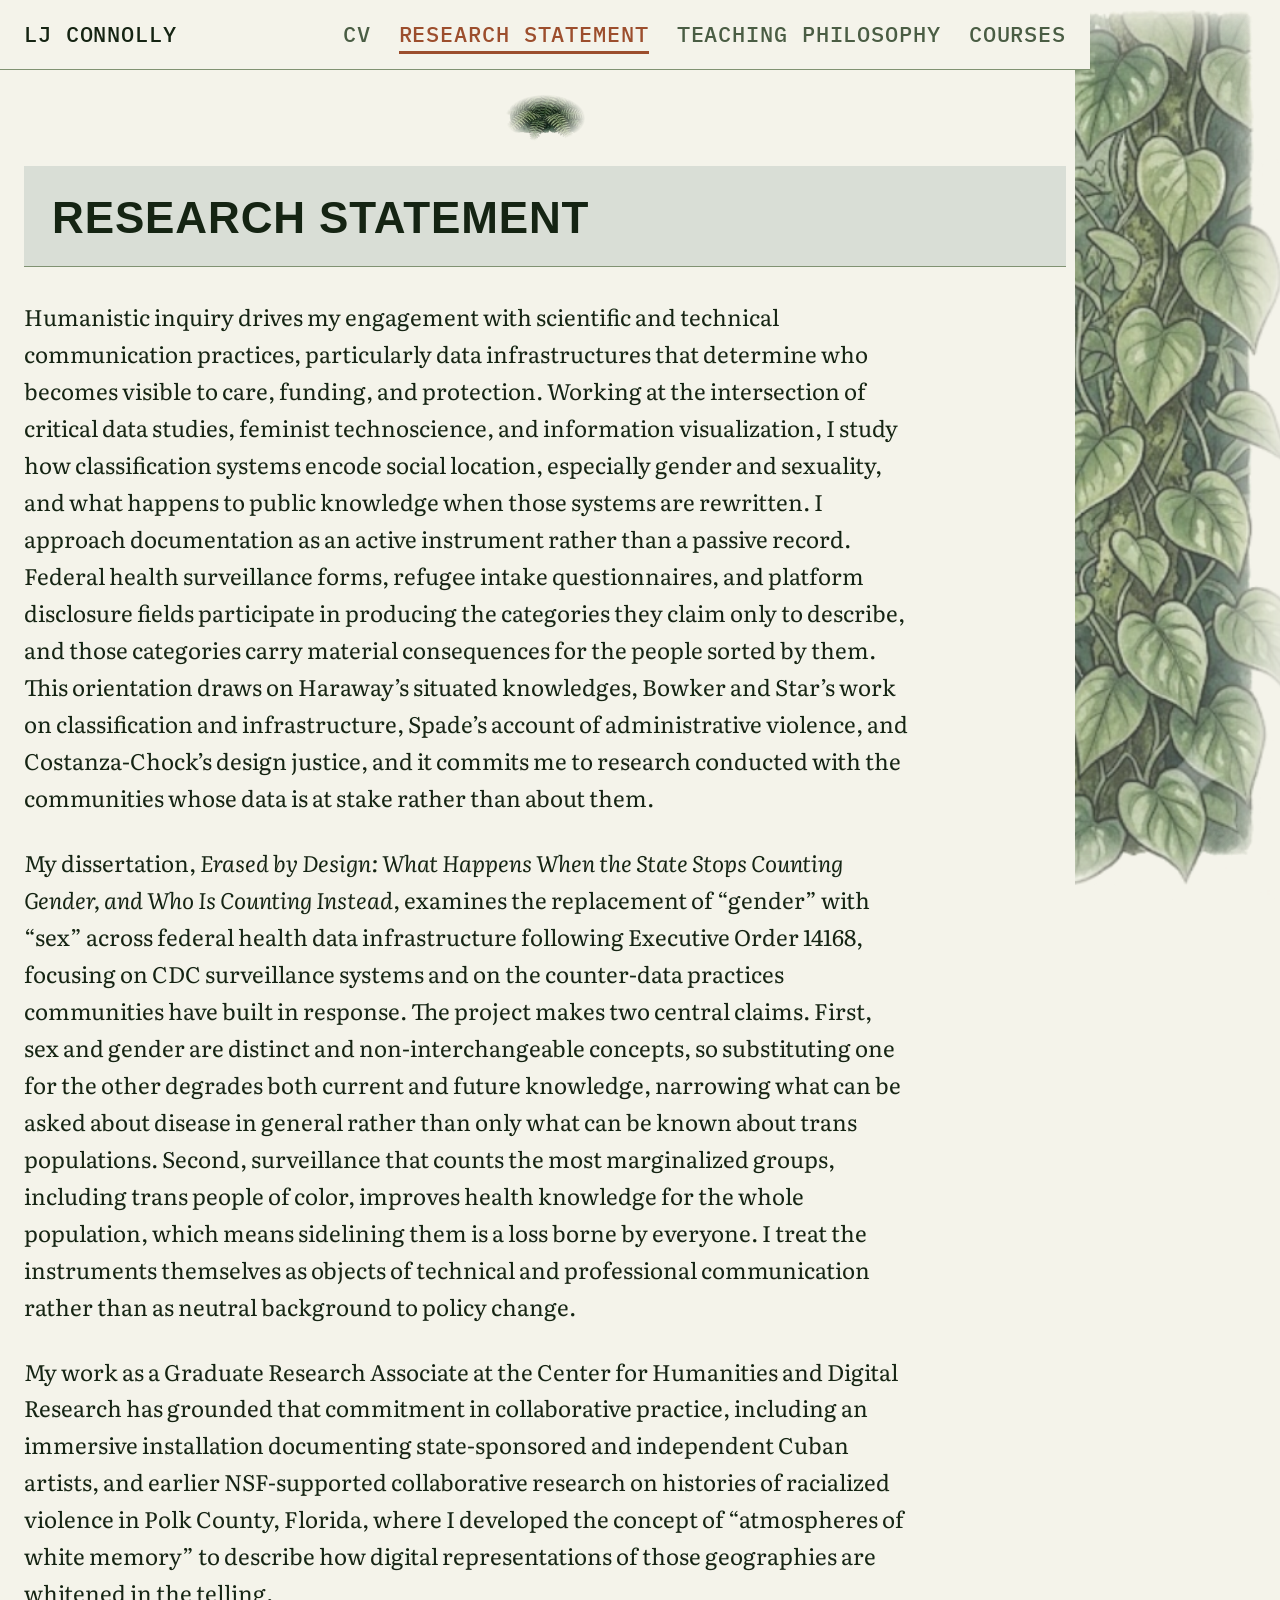
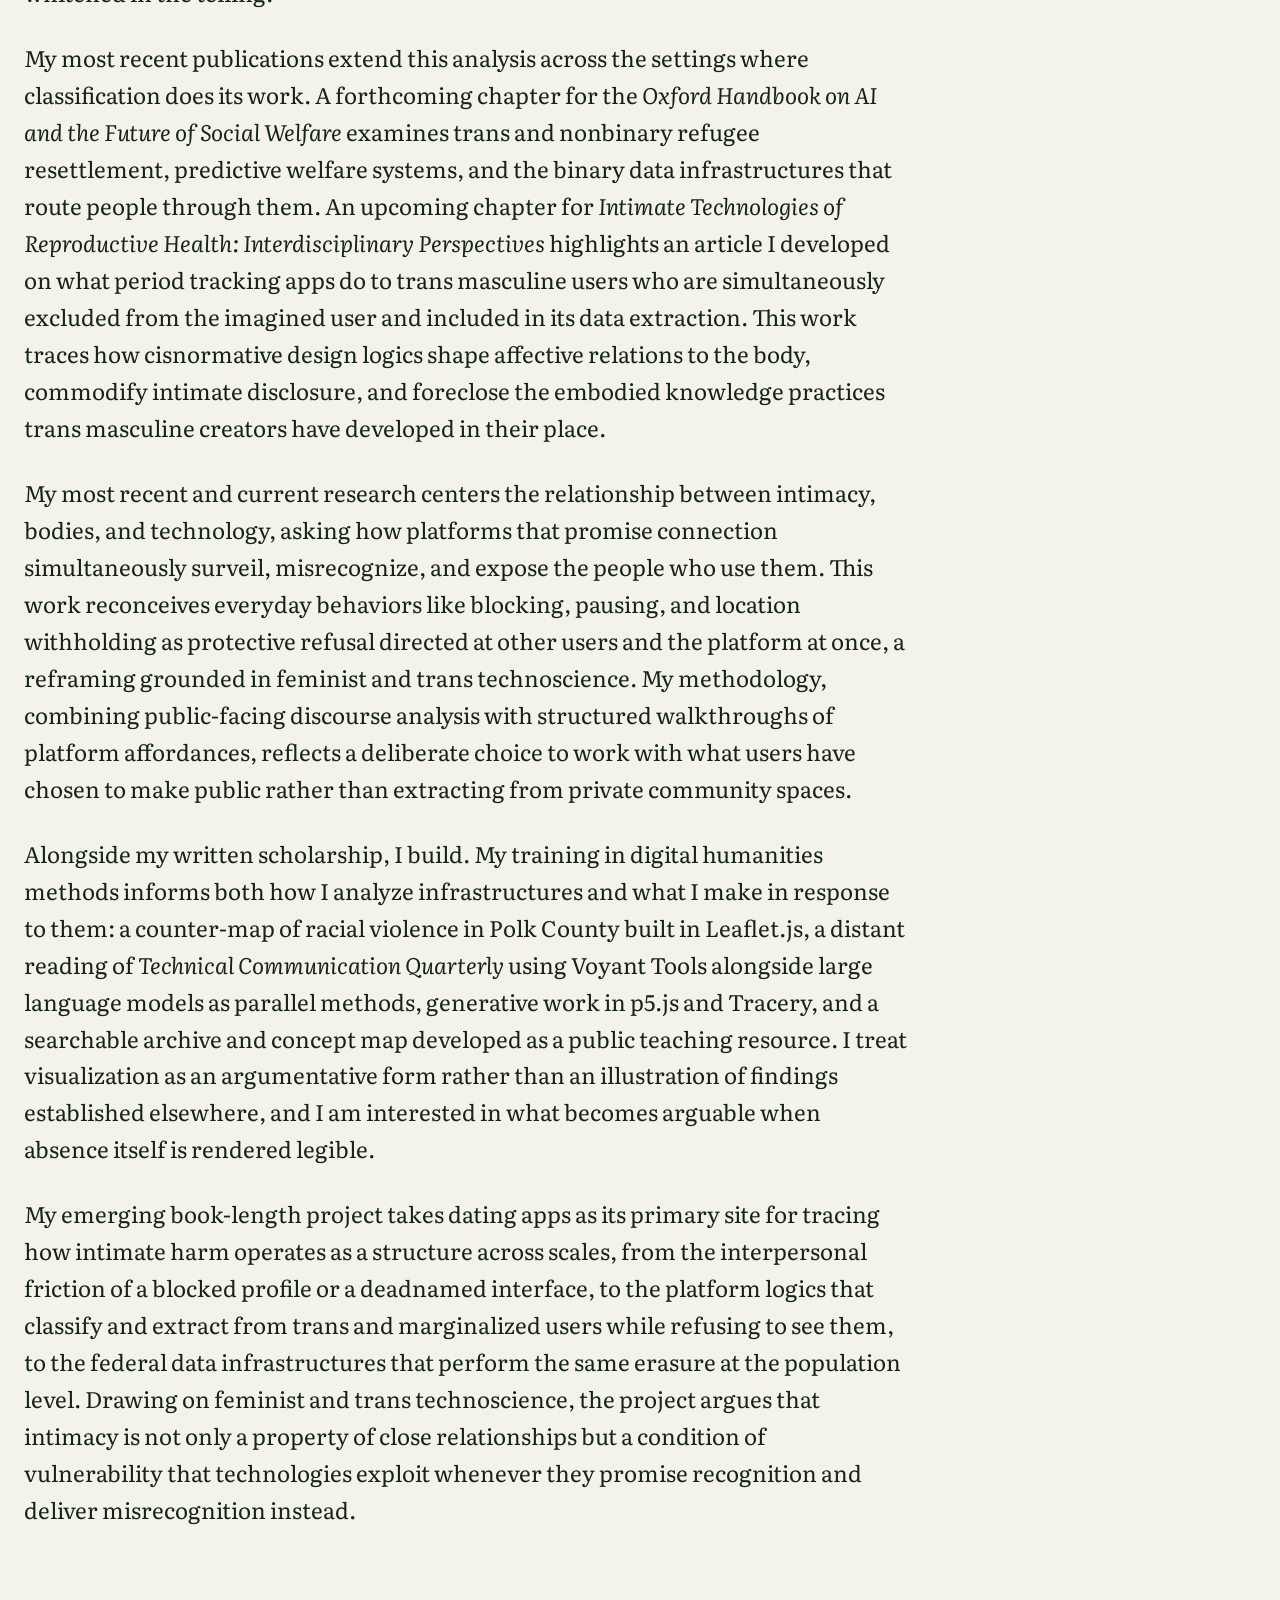
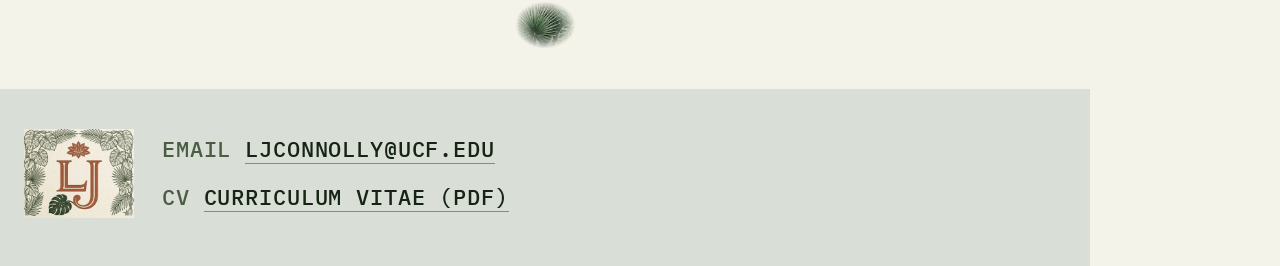
<file: research.html>
<!DOCTYPE html>
<html lang="en">
<head>
<meta charset="UTF-8">
<meta name="viewport" content="width=device-width, initial-scale=1.0">
<title>Research Statement — LJ Connolly</title>
<meta name="description" content="Research statement of LJ Connolly, PhD student in Texts and Technology, University of Central Florida — critical data studies, feminist technoscience, and information visualization.">

<link rel="preconnect" href="https://fonts.googleapis.com">
<link rel="preconnect" href="https://fonts.gstatic.com" crossorigin>
<link href="https://fonts.googleapis.com/css2?family=Archivo+Expanded:wght@700&family=IBM+Plex+Mono:wght@500&family=Literata:wght@400&display=swap" rel="stylesheet">

<link rel="stylesheet" href="css/style.css">
</head>
<body>

<a class="skip-link" href="#main">Skip to content</a>

<picture>
  <source type="image/webp" srcset="assets/img/vine-cutout.webp">
  <img class="trailing-vine" src="assets/img/vine-cutout.png" alt="" aria-hidden="true">
</picture>

<nav class="site-nav" aria-label="Primary">
  <a class="site-nav__brand" href="index.html">LJ Connolly</a>
  <ul class="site-nav__links">
    <li><a href="cv.html">CV</a></li>
    <li><a href="research.html" aria-current="page">Research Statement</a></li>
    <li><a href="philosophy.html">Teaching Philosophy</a></li>
    <li><a href="courses.html">Courses</a></li>
  </ul>
</nav>

<picture class="divider">
  <source type="image/webp" srcset="assets/img/divider-fern.webp">
  <img src="assets/img/divider-fern.png" alt="" aria-hidden="true">
</picture>

<main id="main">

  <!-- ============================================================ -->
  <!-- RESEARCH STATEMENT — full statement, verbatim                -->
  <!-- ============================================================ -->
  <section class="specimen-card">
    <div class="specimen-header">
      <h2>Research Statement</h2>
    </div>
    <hr class="hairline">
    <div class="specimen-body">
      <div class="research-text">
        <p>Humanistic inquiry drives my engagement with scientific and technical communication practices, particularly data infrastructures that determine who becomes visible to care, funding, and protection. Working at the intersection of critical data studies, feminist technoscience, and information visualization, I study how classification systems encode social location, especially gender and sexuality, and what happens to public knowledge when those systems are rewritten. I approach documentation as an active instrument rather than a passive record. Federal health surveillance forms, refugee intake questionnaires, and platform disclosure fields participate in producing the categories they claim only to describe, and those categories carry material consequences for the people sorted by them. This orientation draws on Haraway’s situated knowledges, Bowker and Star’s work on classification and infrastructure, Spade’s account of administrative violence, and Costanza-Chock’s design justice, and it commits me to research conducted with the communities whose data is at stake rather than about them.</p>

        <p>My dissertation, <em>Erased by Design: What Happens When the State Stops Counting Gender, and Who Is Counting Instead</em>, examines the replacement of “gender” with “sex” across federal health data infrastructure following Executive Order 14168, focusing on CDC surveillance systems and on the counter-data practices communities have built in response. The project makes two central claims. First, sex and gender are distinct and non-interchangeable concepts, so substituting one for the other degrades both current and future knowledge, narrowing what can be asked about disease in general rather than only what can be known about trans populations. Second, surveillance that counts the most marginalized groups, including trans people of color, improves health knowledge for the whole population, which means sidelining them is a loss borne by everyone. I treat the instruments themselves as objects of technical and professional communication rather than as neutral background to policy change.</p>

        <p>My work as a Graduate Research Associate at the Center for Humanities and Digital Research has grounded that commitment in collaborative practice, including an immersive installation documenting state-sponsored and independent Cuban artists, and earlier NSF-supported collaborative research on histories of racialized violence in Polk County, Florida, where I developed the concept of “atmospheres of white memory” to describe how digital representations of those geographies are whitened in the telling.</p>

        <p>My most recent publications extend this analysis across the settings where classification does its work. A forthcoming chapter for the <em>Oxford Handbook on AI and the Future of Social Welfare</em> examines trans and nonbinary refugee resettlement, predictive welfare systems, and the binary data infrastructures that route people through them. An upcoming chapter for <em>Intimate Technologies of Reproductive Health: Interdisciplinary Perspectives</em> highlights an article I developed on what period tracking apps do to trans masculine users who are simultaneously excluded from the imagined user and included in its data extraction. This work traces how cisnormative design logics shape affective relations to the body, commodify intimate disclosure, and foreclose the embodied knowledge practices trans masculine creators have developed in their place.</p>

        <p>My most recent and current research centers the relationship between intimacy, bodies, and technology, asking how platforms that promise connection simultaneously surveil, misrecognize, and expose the people who use them. This work reconceives everyday behaviors like blocking, pausing, and location withholding as protective refusal directed at other users and the platform at once, a reframing grounded in feminist and trans technoscience. My methodology, combining public-facing discourse analysis with structured walkthroughs of platform affordances, reflects a deliberate choice to work with what users have chosen to make public rather than extracting from private community spaces.</p>

        <p>Alongside my written scholarship, I build. My training in digital humanities methods informs both how I analyze infrastructures and what I make in response to them: a counter-map of racial violence in Polk County built in Leaflet.js, a distant reading of <em>Technical Communication Quarterly</em> using Voyant Tools alongside large language models as parallel methods, generative work in p5.js and Tracery, and a searchable archive and concept map developed as a public teaching resource. I treat visualization as an argumentative form rather than an illustration of findings established elsewhere, and I am interested in what becomes arguable when absence itself is rendered legible.</p>

        <p>My emerging book-length project takes dating apps as its primary site for tracing how intimate harm operates as a structure across scales, from the interpersonal friction of a blocked profile or a deadnamed interface, to the platform logics that classify and extract from trans and marginalized users while refusing to see them, to the federal data infrastructures that perform the same erasure at the population level. Drawing on feminist and trans technoscience, the project argues that intimacy is not only a property of close relationships but a condition of vulnerability that technologies exploit whenever they promise recognition and deliver misrecognition instead.</p>
      </div>
    </div>
  </section>

</main>

<picture class="divider">
  <source type="image/webp" srcset="assets/img/divider-palmetto.webp">
  <img src="assets/img/divider-palmetto.png" alt="" aria-hidden="true">
</picture>

<footer class="site-footer">
  <picture class="site-footer__logo">
    <source type="image/webp" srcset="assets/img/logo-footer.webp">
    <img src="assets/img/logo-footer.png" alt="LJ monogram logo bordered with monstera, palm, and heartleaf line art">
  </picture>
  <div class="site-footer__contact">
    <p class="mono"><span class="meta-label">Email</span> <a href="mailto:ljconnolly@ucf.edu">ljconnolly@ucf.edu</a></p>
    <p class="mono"><span class="meta-label">CV</span> <a href="assets/cv.pdf">Curriculum Vitae (PDF)</a></p>
  </div>
</footer>

<script src="js/nav.js" defer></script>
</body>
</html>
</file>
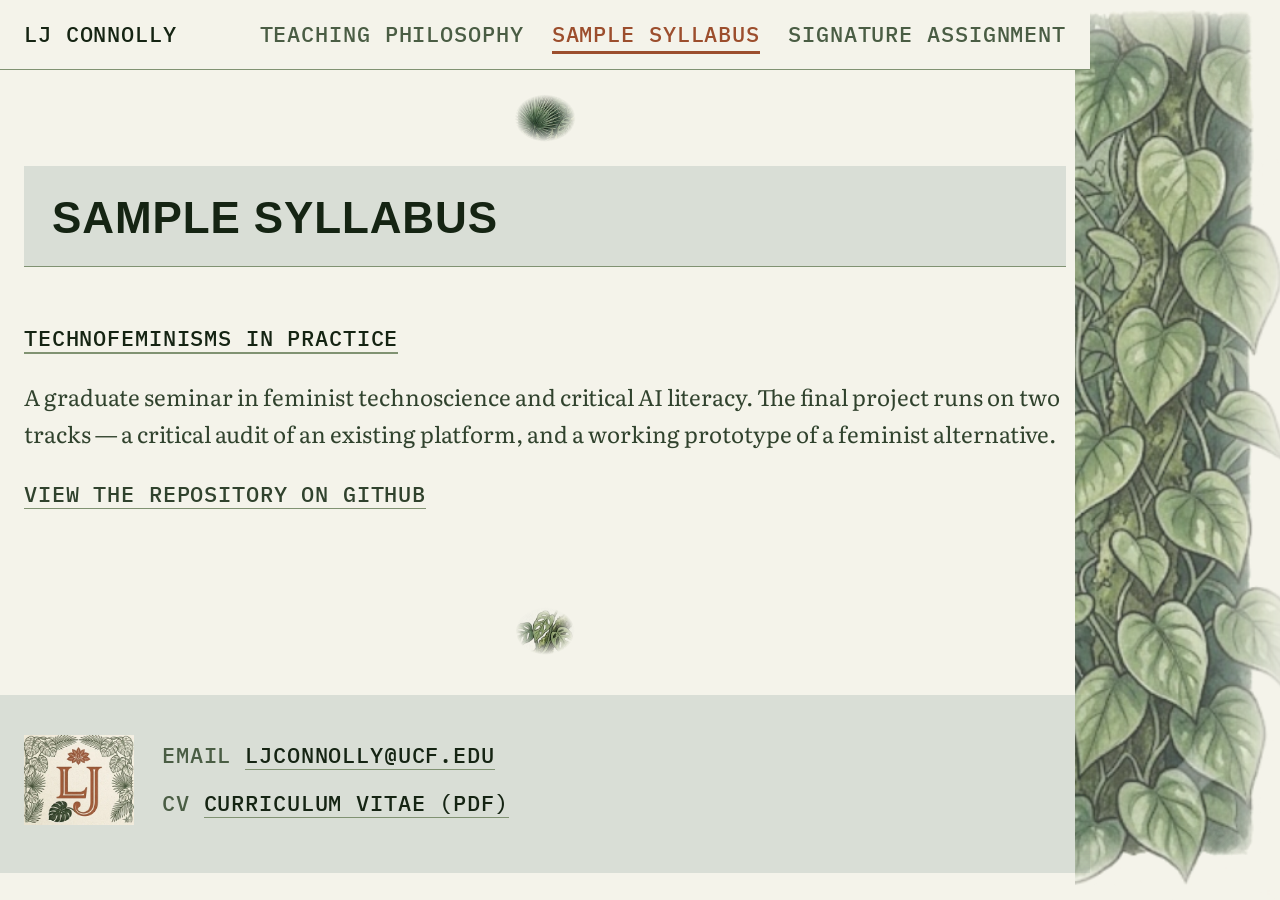
<file: syllabus.html>
<!DOCTYPE html>
<html lang="en">
<head>
<meta charset="UTF-8">
<meta name="viewport" content="width=device-width, initial-scale=1.0">
<title>Sample Syllabus — LJ Connolly</title>
<meta name="description" content="Sample syllabus — Technofeminisms in Practice, LJ Connolly's teaching portfolio.">

<link rel="preconnect" href="https://fonts.googleapis.com">
<link rel="preconnect" href="https://fonts.gstatic.com" crossorigin>
<link href="https://fonts.googleapis.com/css2?family=Archivo+Expanded:wght@700&family=IBM+Plex+Mono:wght@500&family=Literata:wght@400&display=swap" rel="stylesheet">

<link rel="stylesheet" href="css/style.css">
</head>
<body>

<a class="skip-link" href="#main">Skip to content</a>

<picture>
  <source type="image/webp" srcset="assets/img/vine-cutout.webp">
  <img class="trailing-vine" src="assets/img/vine-cutout.png" alt="" aria-hidden="true">
</picture>

<nav class="site-nav" aria-label="Primary">
  <a class="site-nav__brand" href="index.html">LJ Connolly</a>
  <ul class="site-nav__links">
    <li><a href="philosophy.html">Teaching Philosophy</a></li>
    <li><a href="syllabus.html" aria-current="page">Sample Syllabus</a></li>
    <li><a href="assignment.html">Signature Assignment</a></li>
  </ul>
</nav>

<picture class="divider">
  <source type="image/webp" srcset="assets/img/divider-palmetto.webp">
  <img src="assets/img/divider-palmetto.png" alt="" aria-hidden="true">
</picture>

<main id="main">

  <!-- ============================================================ -->
  <!-- SAMPLE SYLLABUS — links out to the real, separately-published -->
  <!-- syllabus rather than reproducing its content here.            -->
  <!-- ============================================================ -->
  <section class="specimen-card">
    <div class="specimen-header">
      <h2>Sample Syllabus</h2>
    </div>
    <hr class="hairline">
    <div class="specimen-body">
      <p class="course-name"><a href="https://ljconnolly.github.io/Technofeminism-in-Practice/" target="_blank" rel="noopener">Technofeminisms in Practice</a></p>
      <p class="course-desc">A graduate seminar in feminist technoscience and critical AI literacy. The final project runs on two tracks — a critical audit of an existing platform, and a working prototype of a feminist alternative.</p>
      <p><a class="pdf-link" href="https://github.com/ljconnolly/Technofeminism-in-Practice" target="_blank" rel="noopener">View the repository on GitHub</a></p>
    </div>
  </section>

</main>

<picture class="divider">
  <source type="image/webp" srcset="assets/img/divider-monstera.webp">
  <img src="assets/img/divider-monstera.png" alt="" aria-hidden="true">
</picture>

<footer class="site-footer">
  <picture class="site-footer__logo">
    <source type="image/webp" srcset="assets/img/logo-footer.webp">
    <img src="assets/img/logo-footer.png" alt="LJ monogram logo bordered with monstera, palm, and heartleaf line art">
  </picture>
  <div class="site-footer__contact">
    <p class="mono"><span class="meta-label">Email</span> <a href="mailto:ljconnolly@ucf.edu">ljconnolly@ucf.edu</a></p>
    <p class="mono"><span class="meta-label">CV</span> <a href="assets/cv.pdf">Curriculum Vitae (PDF)</a></p>
  </div>
</footer>

<script src="js/nav.js" defer></script>
</body>
</html>
</file>
<file: css/style.css>
/* ==========================================================================
   Teaching Portfolio — herbarium sheet
   Watercolor specimen + printed field label. Palette sampled from
   assets/img/canopy.png, plus a terracotta accent reserved for interactive
   states (current page, hover, link underlines) — never for body text or
   the base palette.
   All type sizes are in rem. Nothing on the page is smaller than 1.35rem
   (21.6px at the default 16px root), which clears 16pt (21.3px).
   ========================================================================== */

:root {
  --ink:    #152413;
  --forest: #30422D;
  --frond:  #4A5D44;
  --leaf:   #65785A;
  --sage:   #809272;
  --haze:   #A1AF91;
  --mist:   #D9DED6;
  --paper:  #F4F3EA;
  --terracotta: #9C4E2D; /* accent only: current/hover states, never body text */

  --font-display: 'Archivo Expanded', 'Arial Narrow', sans-serif;
  --font-body: 'Literata', Georgia, 'Times New Roman', serif;
  --font-mono: 'IBM Plex Mono', 'Courier New', monospace;
  --font-script: 'Sacramento', cursive; /* home page name only */

  --measure: 68ch;
  --vine-width: clamp(140px, 16vw, 252px);
  --vine-gutter: 190px;
  --min-text: 1.4rem; /* floor for every non-heading element on the page */
}

/* ---- reset -------------------------------------------------------------- */

*, *::before, *::after {
  box-sizing: border-box;
  border-radius: 0 !important;
}

html {
  -webkit-text-size-adjust: 100%;
}

@media (prefers-reduced-motion: no-preference) {
  html {
    scroll-behavior: smooth;
  }
}

body {
  margin: 0;
  background: var(--paper);
  color: var(--ink);
  font-family: var(--font-body);
  font-weight: 400;
  font-size: var(--min-text);
  line-height: 1.65;
}

img { max-width: 100%; display: block; }

a { color: inherit; }

hr.hairline {
  border: none;
  border-top: 1px solid var(--sage);
  margin: 0;
}

/* ---- utility / mono voice ------------------------------------------------ */

.mono,
.meta-row,
.field-label,
.site-nav,
.philosophy-subnav,
.course-name,
.pdf-link,
.link-list,
.site-footer .mono {
  font-family: var(--font-mono);
  font-weight: 500;
  letter-spacing: 0.04em;
  text-transform: uppercase;
}

.meta-label {
  color: var(--frond);
}

.meta-value {
  color: var(--ink);
}

/* ---- skip link ------------------------------------------------------------ */

.skip-link {
  position: absolute;
  left: -999px;
  top: 0;
  background: var(--paper);
  color: var(--ink);
  padding: 0.75em 1.25em;
  font-family: var(--font-mono);
  font-size: var(--min-text);
  text-transform: uppercase;
  letter-spacing: 0.04em;
  z-index: 1000;
  border: 2px solid var(--ink);
}

.skip-link:focus {
  left: 1rem;
  top: 1rem;
}

/* ---- focus states ---------------------------------------------------------- */

a:focus-visible,
button:focus-visible {
  outline: 3px solid var(--ink);
  outline-offset: 3px;
}

/* ---- trailing vine ---------------------------------------------------------- */
/* Capped at its native cutout resolution (252px) so it is never upscaled —
   crisper, at the cost of not spanning as wide on very large screens. */

.trailing-vine {
  position: fixed;
  top: 0;
  right: 0;
  height: 100vh;
  width: var(--vine-width);
  object-fit: cover;
  object-position: right center;
  opacity: 0.75;
  pointer-events: none;
  z-index: 1;
}

@media (max-width: 1099px) {
  .trailing-vine {
    display: none;
  }
}

@media (min-width: 1100px) {
  body {
    padding-right: var(--vine-gutter);
  }
}

/* ---- persistent top nav ------------------------------------------------------ */

.site-nav {
  position: sticky;
  top: 0;
  z-index: 100;
  display: flex;
  flex-wrap: wrap;
  align-items: center;
  justify-content: space-between;
  gap: 1rem 1.75rem;
  background: var(--paper);
  border-bottom: 1px solid var(--sage);
  padding: 1rem 1.5rem;
}

.site-nav__brand {
  font-size: var(--min-text);
  color: var(--ink);
  text-decoration: none;
}

.site-nav__brand:hover {
  color: var(--terracotta);
}

.site-nav__links {
  list-style: none;
  display: flex;
  flex-wrap: wrap;
  gap: 0.6rem 1.75rem;
  margin: 0;
  padding: 0;
  font-size: var(--min-text);
}

.site-nav__links a {
  text-decoration: none;
  color: var(--frond);
  padding-bottom: 0.2rem;
  border-bottom: 3px solid transparent;
}

.site-nav__links a:hover {
  color: var(--terracotta);
  border-bottom-color: var(--terracotta);
}

.site-nav__links a[aria-current="page"] {
  color: var(--terracotta);
  border-bottom-color: var(--terracotta);
}

/* ---- masthead --------------------------------------------------------------- */

.masthead {
  position: relative;
}

.header-plate {
  width: 100%;
  max-width: 1312px;
  height: auto;
  margin: 0 auto;
}

.opening-block {
  max-width: var(--measure);
  margin: 0 auto;
  padding: 2.5rem 1.5rem 1rem;
  text-align: center;
}

.opening-block--title {
  padding-bottom: 0;
}

.opening-block--intro {
  padding-top: 0.5rem;
}

.opening-block h1 {
  font-family: var(--font-script);
  font-weight: 400;
  line-height: 1;
  font-size: clamp(6rem, 19vw, 10rem);
  margin: 0 0 0.5rem;
  color: var(--ink);
  border-bottom: 4px solid var(--terracotta);
  padding-bottom: 0.5rem;
  display: inline-block;
}

.opening-block .tagline {
  font-size: 1.55rem;
  color: var(--forest);
  margin: 1.25rem 0 0.75rem;
}

.opening-block .contents-line {
  color: var(--frond);
  margin: 0;
}

/* home page: link list to the other pages */

.link-list {
  list-style: none;
  margin: 1.5rem 0 0;
  padding: 0;
  max-width: var(--measure);
}

.link-list li {
  border-bottom: 1px solid var(--sage);
}

.link-list li:last-child {
  border-bottom: none;
}

.link-list a {
  display: block;
  padding: 1.1rem 0;
  text-decoration: none;
  color: var(--ink);
  font-size: var(--min-text);
}

.link-list a:hover .link-name {
  color: var(--terracotta);
}

.link-list .link-name {
  display: block;
}

.link-list .link-desc {
  display: block;
  font-family: var(--font-body);
  text-transform: none;
  letter-spacing: normal;
  font-weight: 400;
  font-size: 1.35rem;
  color: var(--forest);
  margin-top: 0.35rem;
}

/* ---- section dividers -------------------------------------------------------- */

.divider {
  display: flex;
  justify-content: center;
  margin: 0 auto;
  padding: 1.5rem 0;
}

.divider img {
  height: 48px;
  width: auto;
}

/* ---- section heading (display face, h2+) -------------------------------------- */

h2 {
  font-family: var(--font-display);
  font-weight: 700;
  text-transform: uppercase;
  letter-spacing: 0.02em;
  line-height: 1.1;
  font-size: clamp(2rem, 4vw, 2.75rem);
  color: var(--ink);
  margin: 0 0 1rem;
}

h3 {
  font-family: var(--font-display);
  font-weight: 700;
  text-transform: uppercase;
  letter-spacing: 0.02em;
  line-height: 1.15;
  font-size: 1.75rem;
  color: var(--forest);
  margin: 2rem 0 0.75rem;
}

/* ---- specimen card (philosophy / syllabus / assignment) ------------------------ */

.specimen-card {
  max-width: 1100px;
  margin: 0 auto;
  padding: 0 1.5rem;
}

.specimen-header {
  background: var(--mist);
  padding: 1.75rem 1.75rem 1.5rem;
  display: flex;
  flex-wrap: wrap;
  align-items: baseline;
  justify-content: space-between;
  gap: 0.75rem 1.5rem;
}

.specimen-header h2 {
  margin: 0;
  width: 100%;
}

.meta-row {
  display: flex;
  flex-wrap: wrap;
  gap: 0.6rem 2rem;
  font-size: 1.35rem;
  margin: 0;
  flex: 1 1 auto;
}

.pdf-link {
  font-size: 1.35rem;
  text-decoration: none;
  color: var(--forest);
  border-bottom: 1px solid var(--sage);
}

.specimen-header .pdf-link {
  white-space: nowrap;
}

.pdf-link:hover {
  color: var(--terracotta);
  border-bottom-color: var(--terracotta);
}

.specimen-card .hairline {
  border-top-color: var(--sage);
}

.specimen-body {
  padding: 2rem 0 3rem;
}

/* philosophy: sticky nav label column + prose column */

.specimen-body--philosophy {
  display: grid;
  grid-template-columns: 260px 1fr;
  gap: 2.5rem;
  align-items: start;
}

.philosophy-subnav {
  position: sticky;
  top: 5.5rem;
}

.philosophy-subnav ul {
  list-style: none;
  margin: 0;
  padding: 0;
  display: flex;
  flex-direction: column;
  gap: 1rem;
}

.philosophy-subnav a {
  font-size: 1.35rem;
  text-decoration: none;
  color: var(--frond);
  display: inline-block;
  border-bottom: 3px solid transparent;
  padding-bottom: 0.15rem;
}

.philosophy-subnav a:hover,
.philosophy-subnav a.is-active {
  color: var(--terracotta);
  border-bottom-color: var(--terracotta);
}

.philosophy-text {
  max-width: var(--measure);
}

.philosophy-text h3:first-child {
  margin-top: 0;
}

.philosophy-text p {
  margin: 0 0 1.25em;
}

/* placeholder cards: repeated label / empty-area field rows */

.specimen-body--placeholder,
.specimen-card--placeholder .specimen-body {
  padding-top: 2rem;
}

.specimen-field {
  display: grid;
  grid-template-columns: 260px 1fr;
  gap: 1rem 2.5rem;
  padding: 1.5rem 0;
  border-bottom: 1px solid var(--sage);
}

.specimen-field:last-child {
  border-bottom: none;
}

.field-label {
  font-size: 1.35rem;
  color: var(--frond);
  padding-top: 0.2rem;
}

.field-empty {
  background-image: repeating-linear-gradient(
    to bottom,
    transparent,
    transparent 31px,
    var(--haze) 31px,
    var(--haze) 32px
  );
}

.field-empty--sm { height: 32px; }
.field-empty--md { height: 96px; }
.field-empty--lg { height: 160px; }
.field-empty--xl { height: 256px; }

/* ---- courses list ----------------------------------------------------------- */

.courses-section {
  max-width: 1100px;
  margin: 0 auto;
  padding: 0 1.5rem;
}

.courses-list {
  list-style: none;
  margin: 1.5rem 0 0;
  padding: 0;
  max-width: var(--measure);
}

.courses-list li {
  padding: 1.1rem 0;
  border-bottom: 1px solid var(--sage);
  display: flex;
  flex-direction: column;
  gap: 0.4rem;
}

.courses-list li:last-child {
  border-bottom: none;
}

.course-name {
  font-size: 1.35rem;
  color: var(--ink);
}

.course-name em {
  font-style: normal;
  color: var(--terracotta);
}

.specimen-body .course-name a {
  text-decoration: none;
  border-bottom: 2px solid var(--sage);
}

.specimen-body .course-name a:hover {
  color: var(--terracotta);
  border-bottom-color: var(--terracotta);
}

.course-desc {
  font-family: var(--font-body);
  font-size: var(--min-text);
  color: var(--forest);
}

/* ---- curriculum vitae -------------------------------------------------------- */

.cv-body {
  padding-top: 2rem;
}

.cv-section {
  max-width: var(--measure);
  margin: 0 0 2.75rem;
}

.cv-section:last-child {
  margin-bottom: 0;
}

.cv-section > h3:first-child {
  margin-top: 0;
}

.cv-subhead {
  font-family: var(--font-mono);
  font-weight: 500;
  text-transform: uppercase;
  letter-spacing: 0.04em;
  font-size: 1.35rem;
  color: var(--frond);
  margin: 1.75rem 0 0.75rem;
}

.cv-entry {
  padding: 1.1rem 0;
  border-bottom: 1px solid var(--sage);
}

.cv-entry:last-child {
  border-bottom: none;
}

.cv-entry__org {
  font-family: var(--font-mono);
  font-weight: 500;
  text-transform: uppercase;
  letter-spacing: 0.04em;
  font-size: 1.35rem;
  color: var(--ink);
  margin: 0 0 0.4rem;
}

.cv-entry__line {
  font-size: var(--min-text);
  color: var(--forest);
  margin: 0 0 0.25rem;
}

.cv-entry__line:last-child {
  margin-bottom: 0;
}

.cv-entry__date {
  color: var(--frond);
}

.cv-list {
  list-style: none;
  margin: 0;
  padding: 0;
}

.cv-list li {
  font-size: var(--min-text);
  color: var(--forest);
  padding: 0.9rem 0;
  border-bottom: 1px solid var(--mist);
}

.cv-list li:last-child {
  border-bottom: none;
}

.cv-body a {
  text-decoration: none;
  border-bottom: 1px solid var(--sage);
  color: var(--forest);
}

.cv-body a:hover {
  color: var(--terracotta);
  border-bottom-color: var(--terracotta);
}

/* ---- research statement ------------------------------------------------------ */

.research-text {
  max-width: var(--measure);
}

.research-text p {
  margin: 0 0 1.25em;
}

.research-text p:last-child {
  margin-bottom: 0;
}

/* ---- footer ------------------------------------------------------------------ */

.site-footer {
  background: var(--mist);
  margin-top: 1rem;
  padding: 2.5rem 1.5rem 3rem;
  display: flex;
  flex-wrap: wrap;
  align-items: center;
  gap: 1.75rem;
}

.site-footer__logo img {
  width: 110px;
  height: auto;
  flex-shrink: 0;
}

.site-footer__contact {
  display: flex;
  flex-direction: column;
  gap: 0.75rem;
}

.site-footer .mono {
  font-size: 1.35rem;
  margin: 0;
}

.site-footer a {
  text-decoration: none;
  border-bottom: 1px solid var(--sage);
}

.site-footer a:hover {
  color: var(--terracotta);
  border-bottom-color: var(--terracotta);
}

/* ---- responsive: collapse two-column artifact layout ------------------------- */

@media (max-width: 700px) {
  .specimen-body--philosophy,
  .specimen-field {
    grid-template-columns: 1fr;
  }

  .philosophy-subnav {
    position: static;
    margin-bottom: 1rem;
  }

  .philosophy-subnav ul {
    flex-direction: row;
    flex-wrap: wrap;
    gap: 0.5rem 1.5rem;
  }

  .specimen-header {
    padding: 1.25rem;
  }

  .field-label {
    padding-top: 0;
  }
}

@media (max-width: 375px) {
  .opening-block { padding: 2rem 1rem 1rem; }
  .specimen-card, .courses-section { padding: 0 1rem; }
  .site-nav { padding: 0.75rem 1rem; }
}

/* ---- reduced motion ----------------------------------------------------------- */

@media (prefers-reduced-motion: reduce) {
  * {
    transition: none !important;
    animation: none !important;
  }
}
</file>
